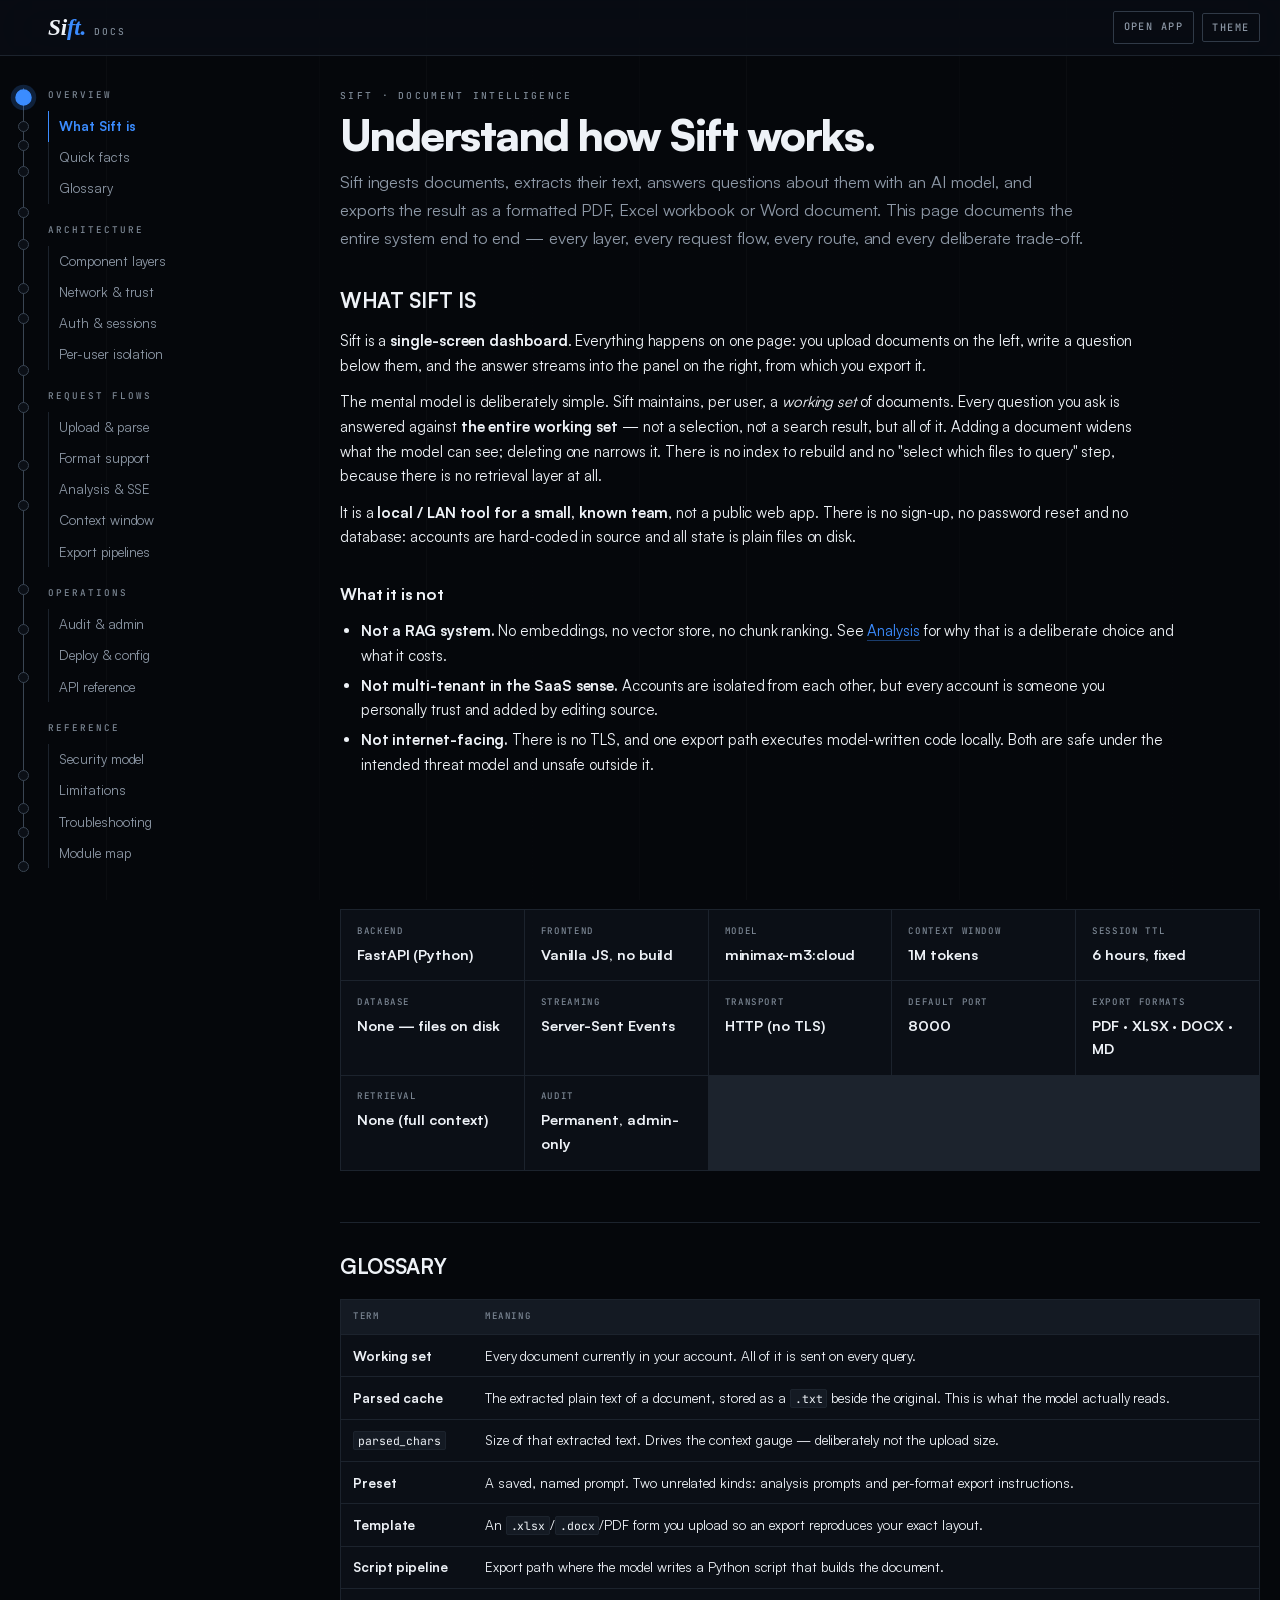
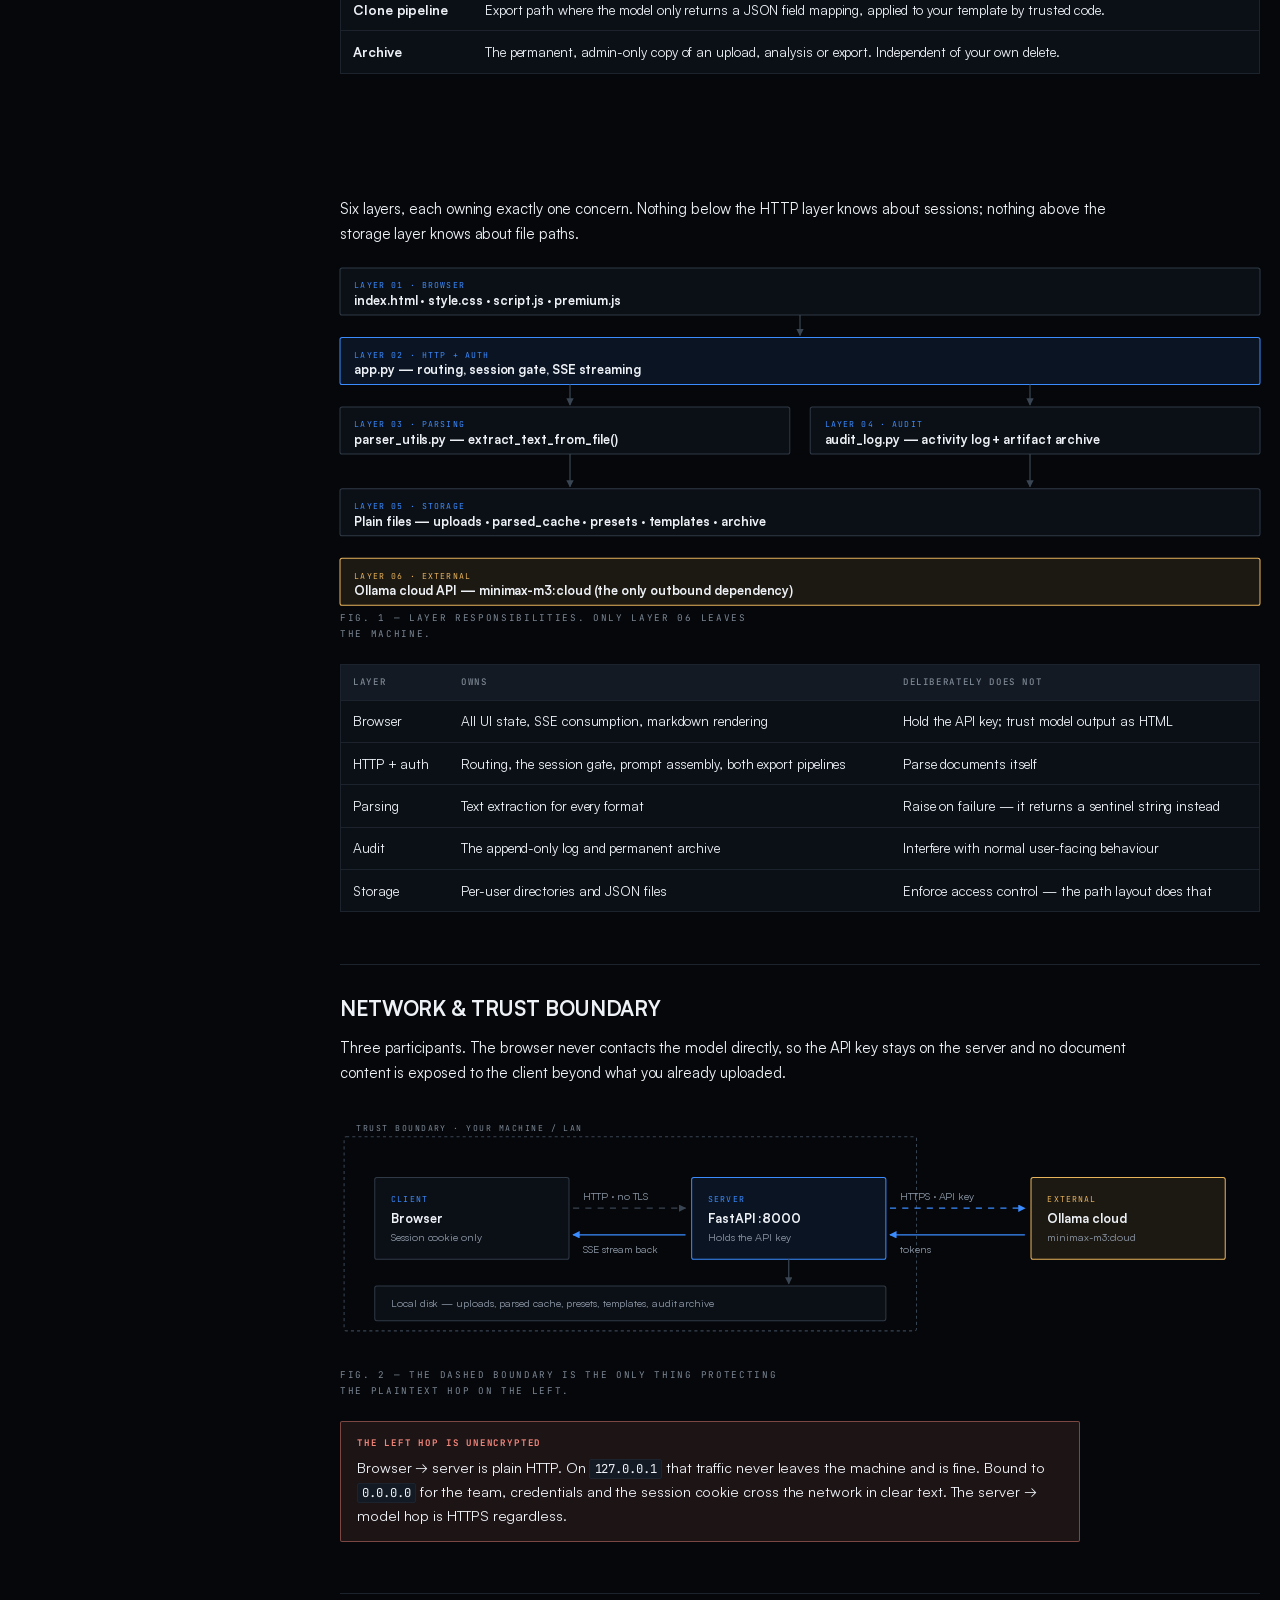
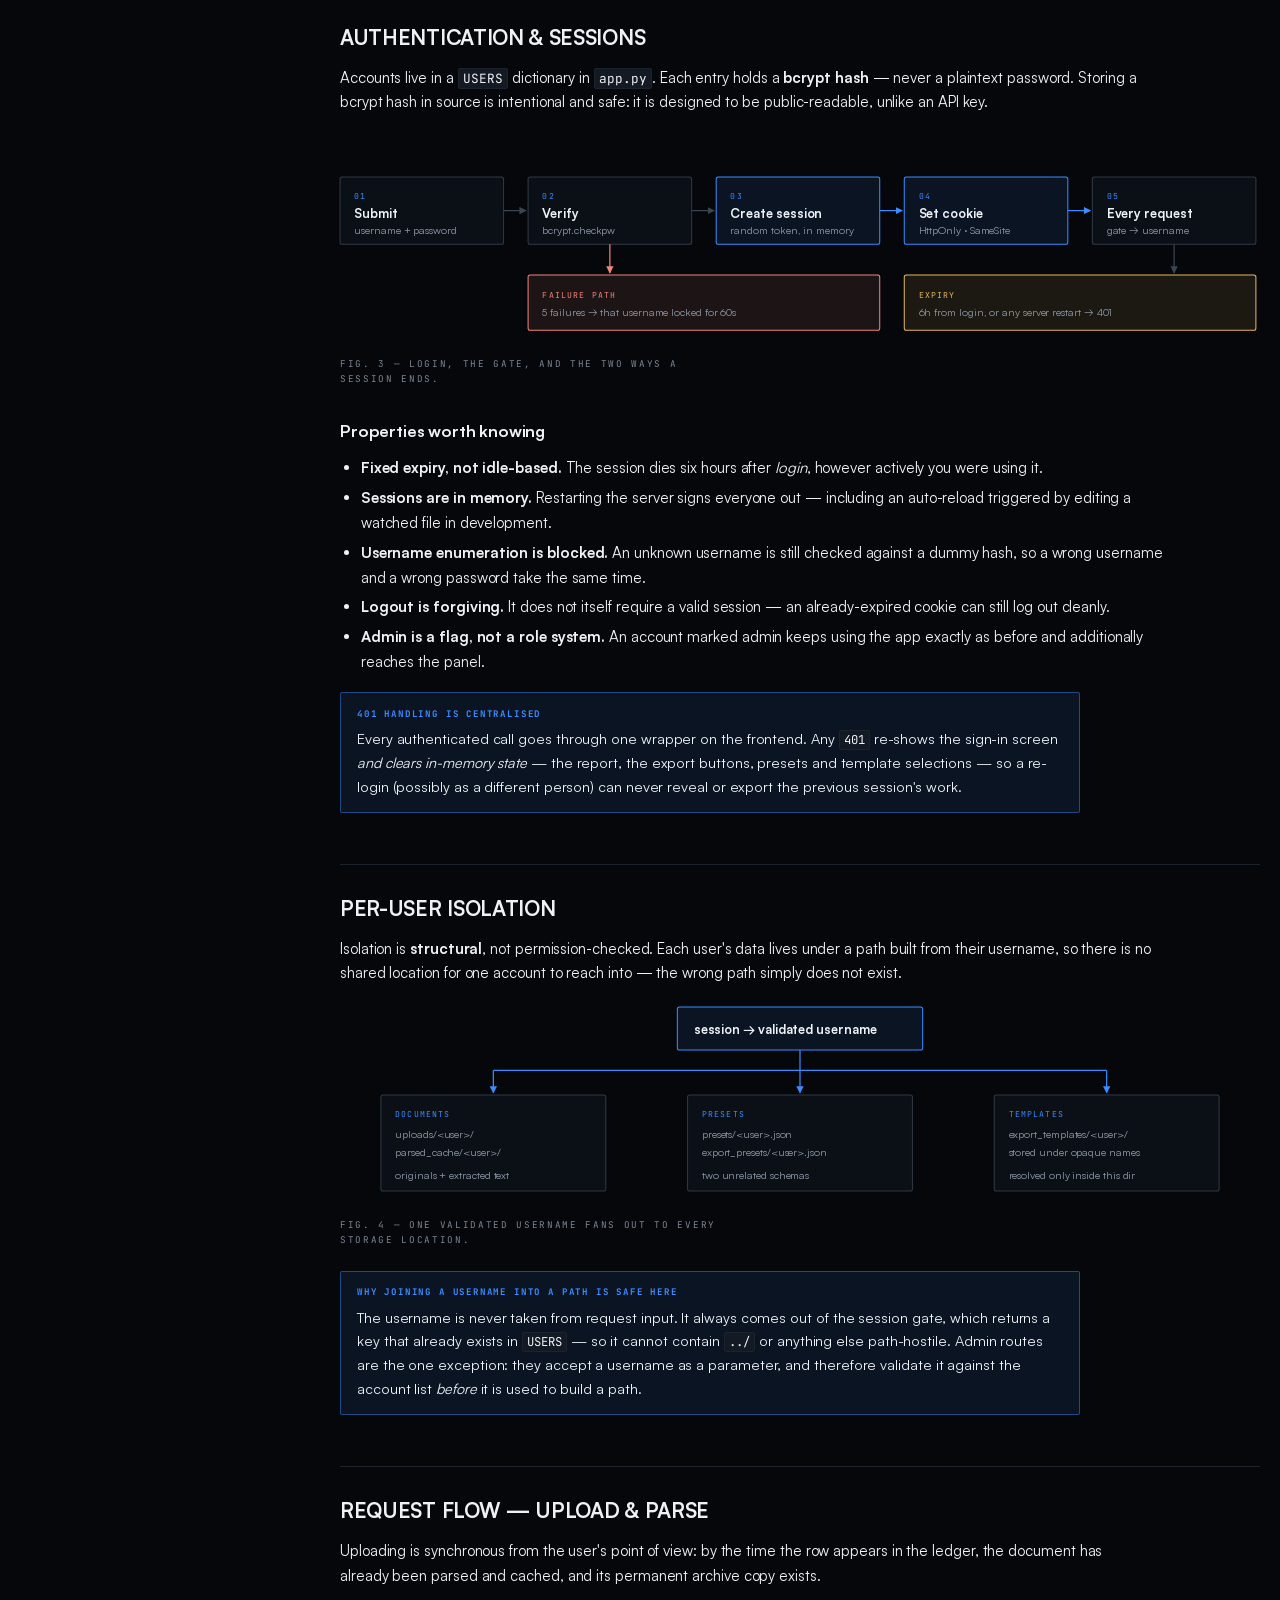
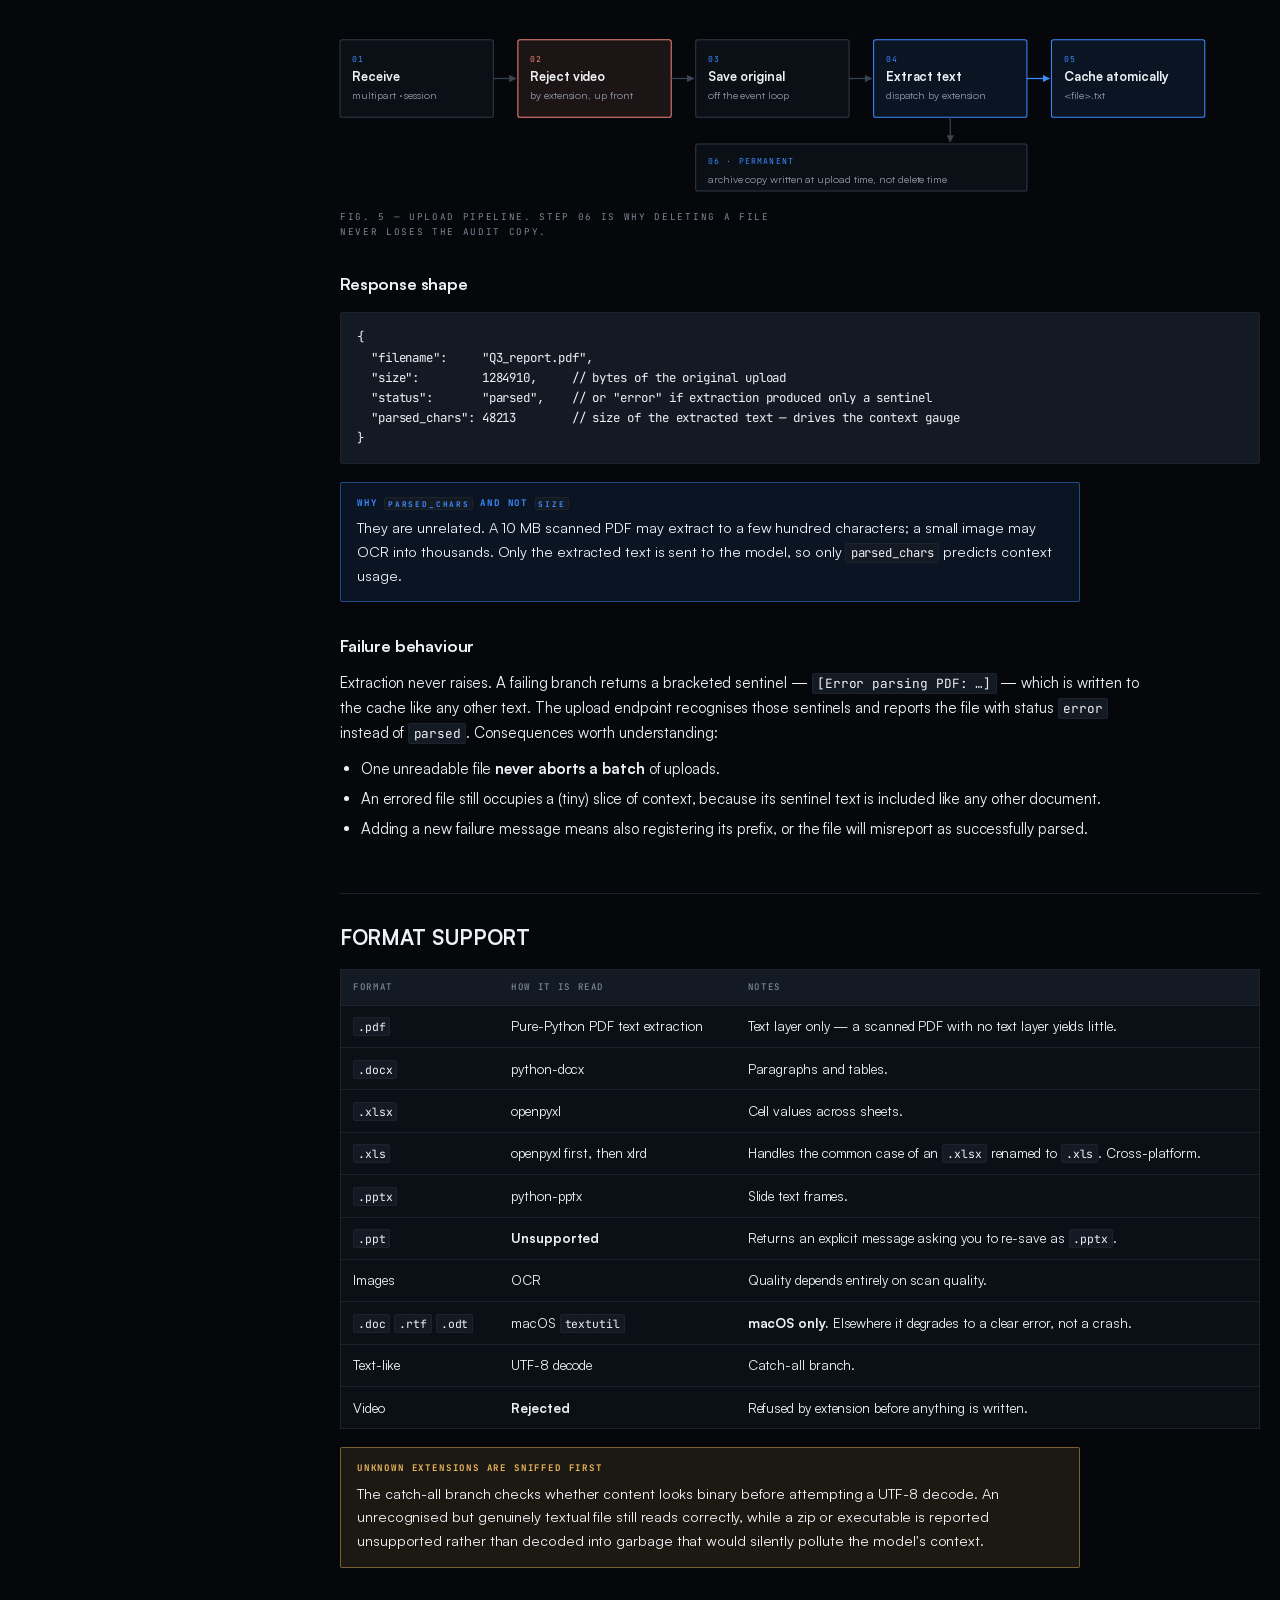
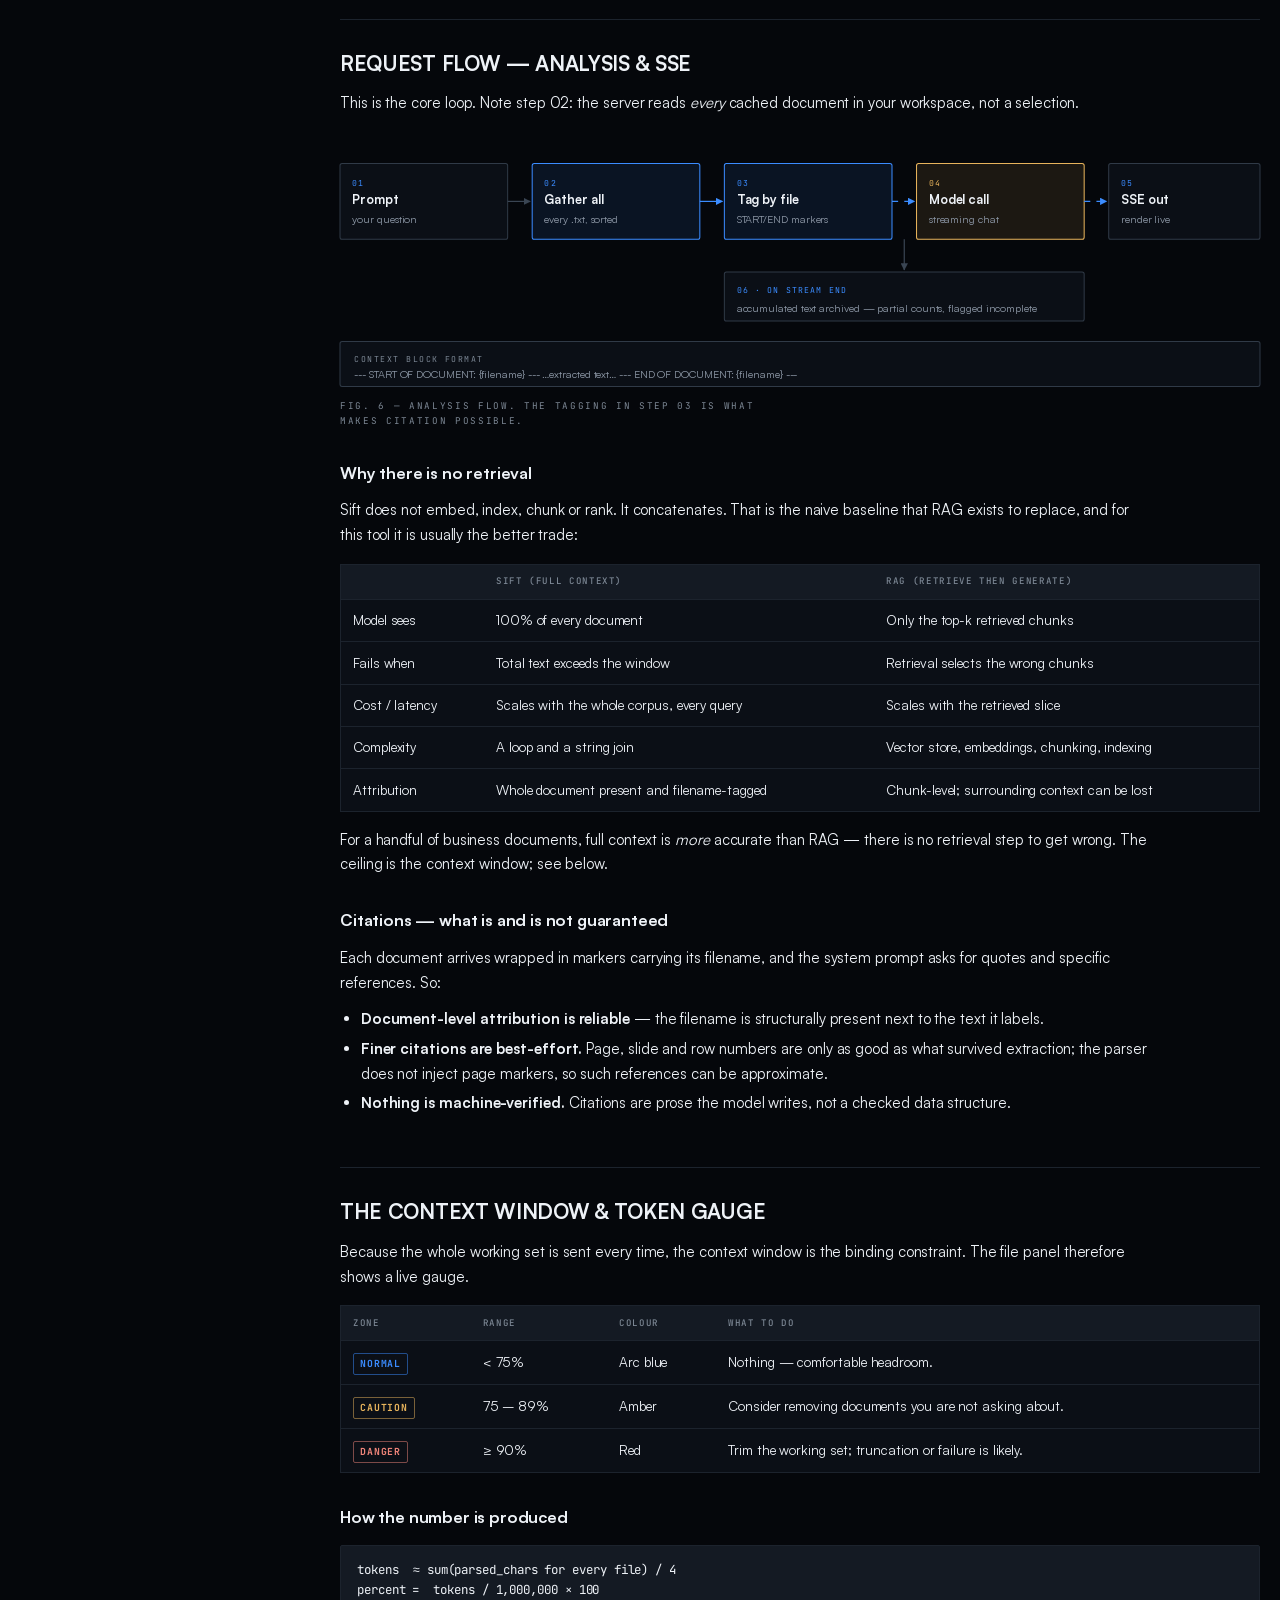
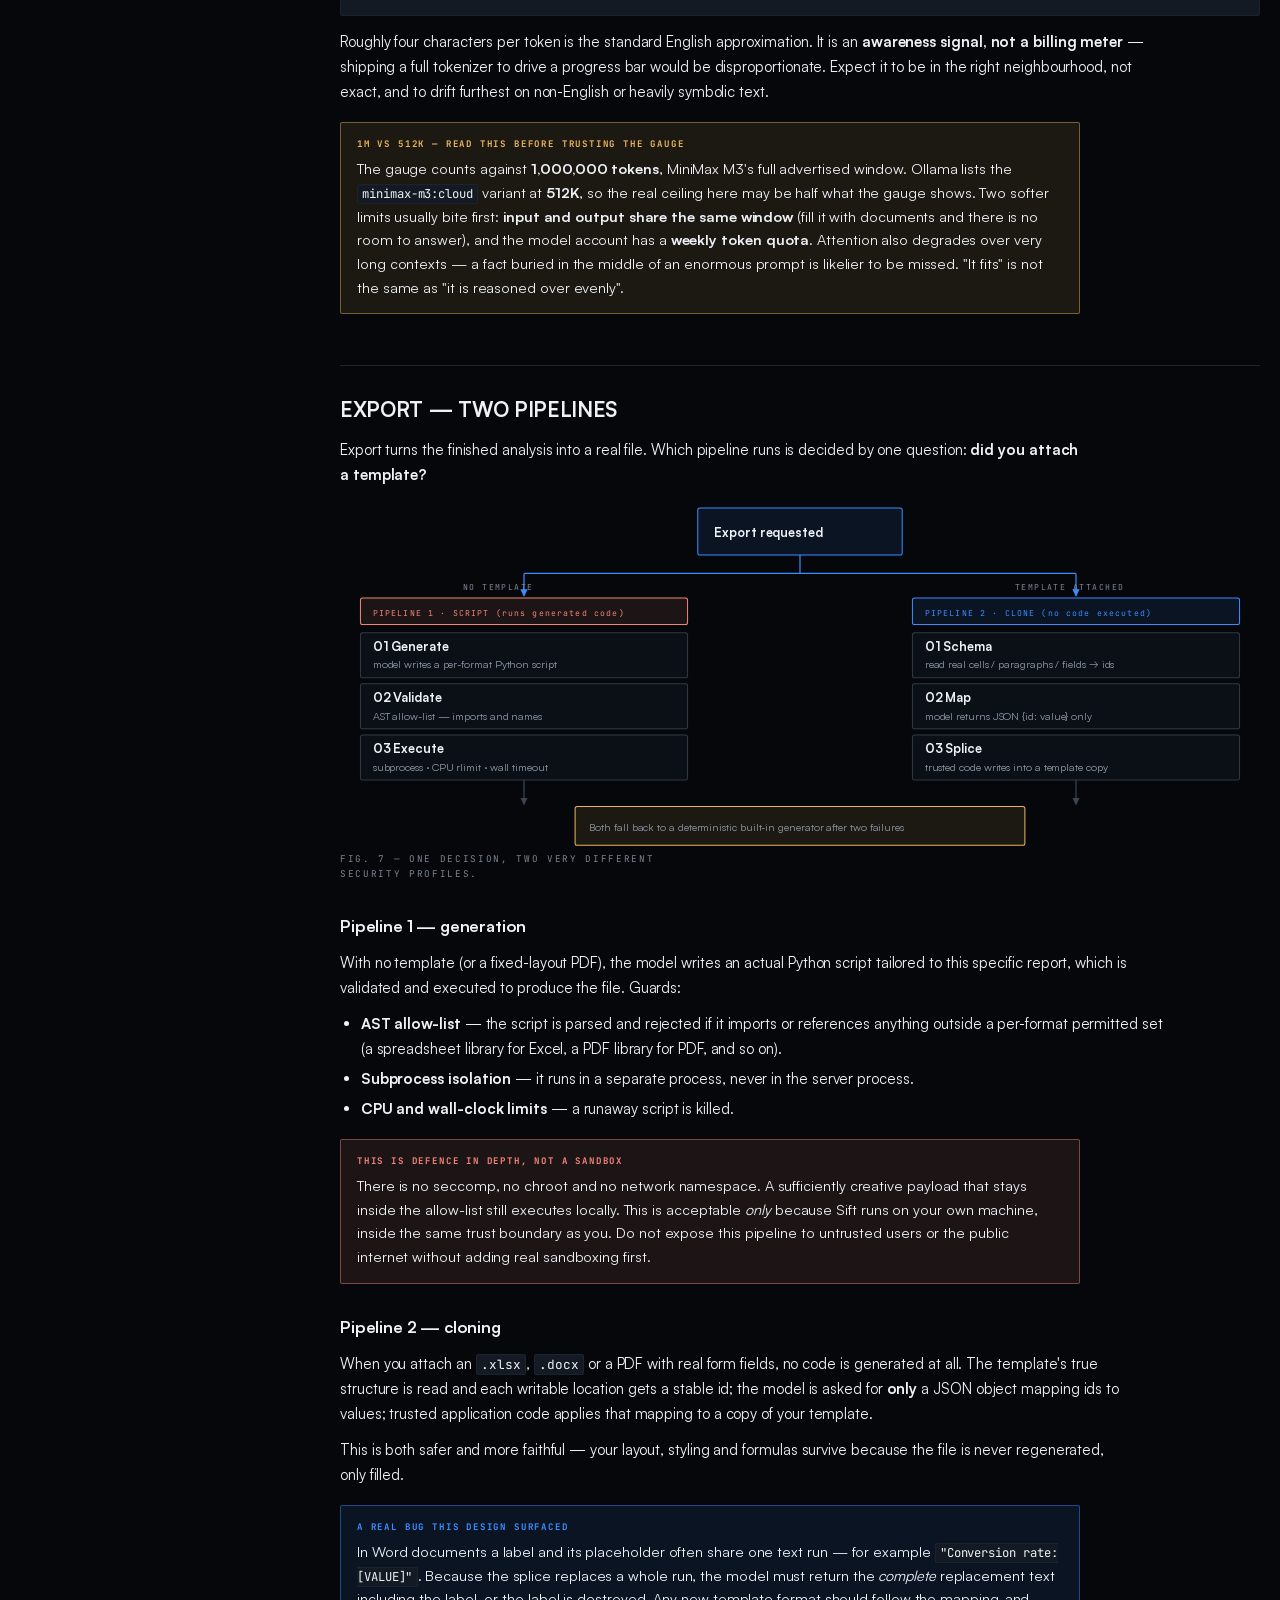
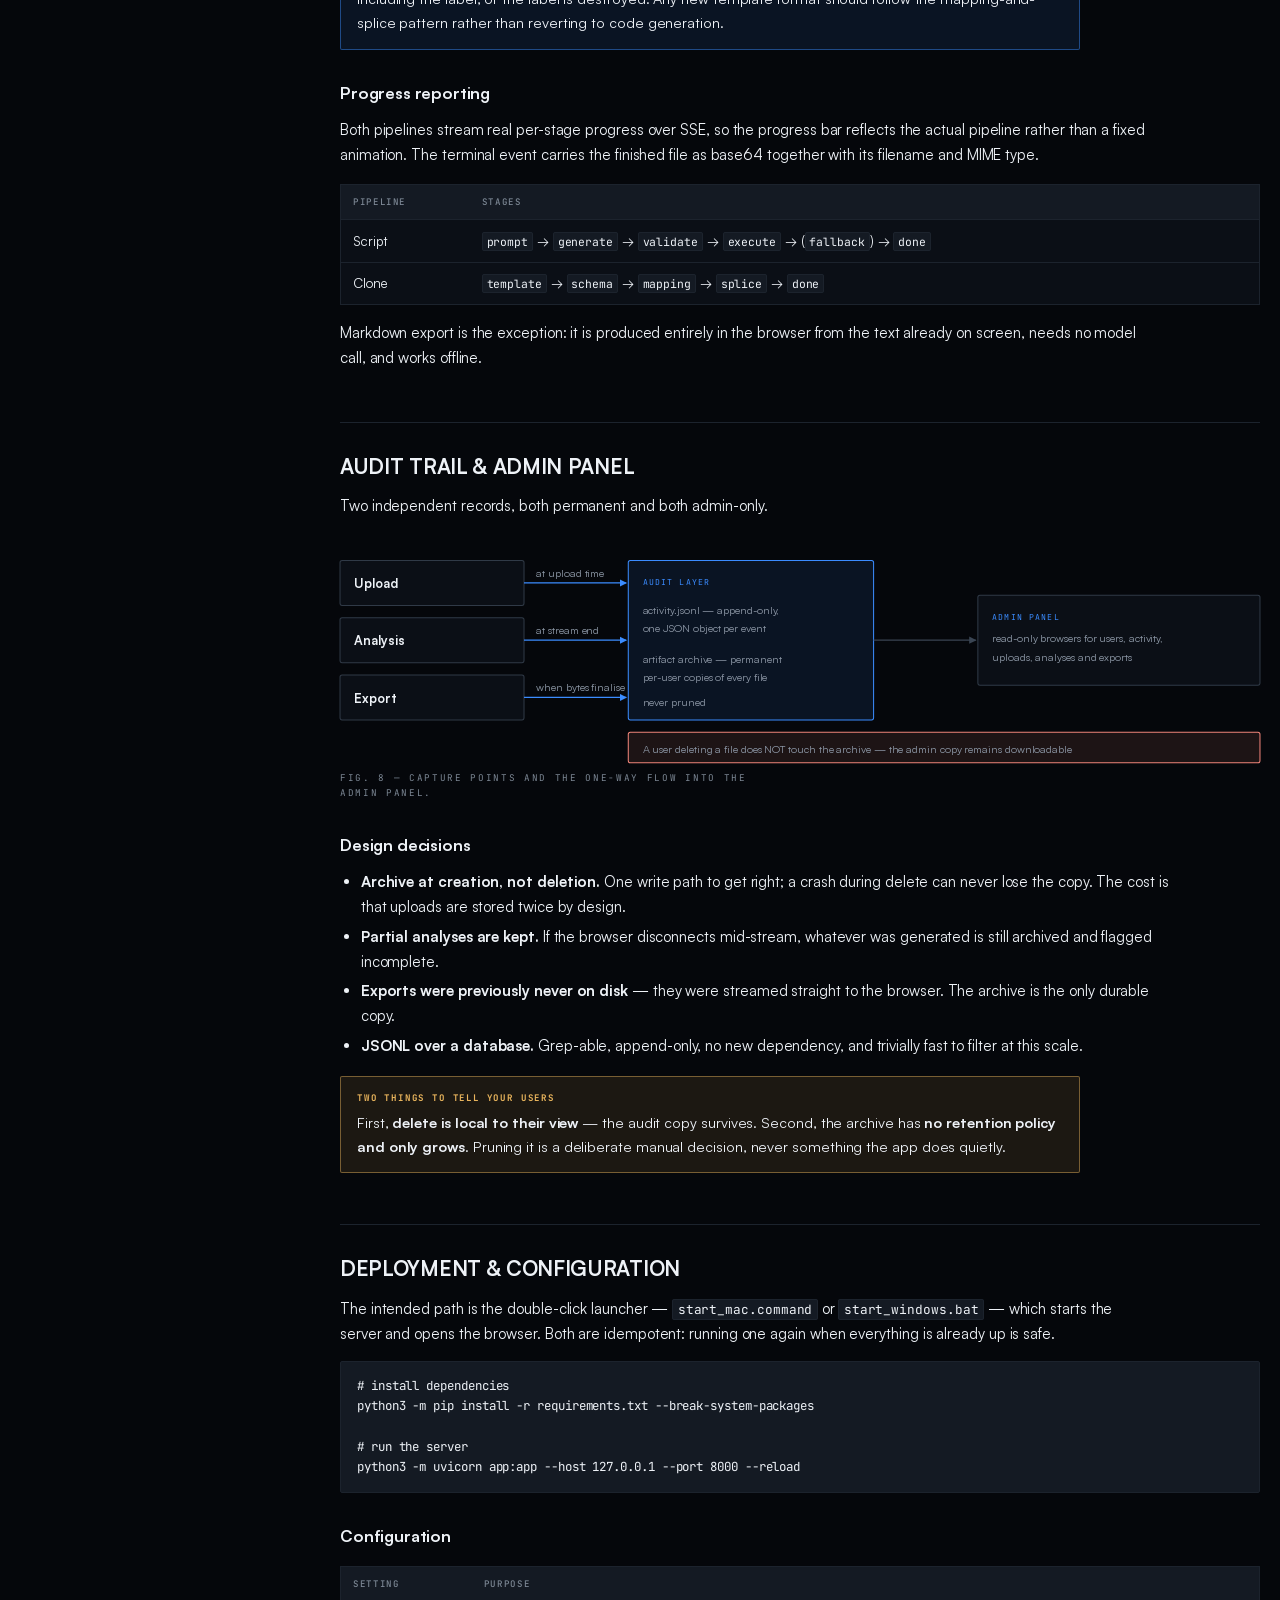
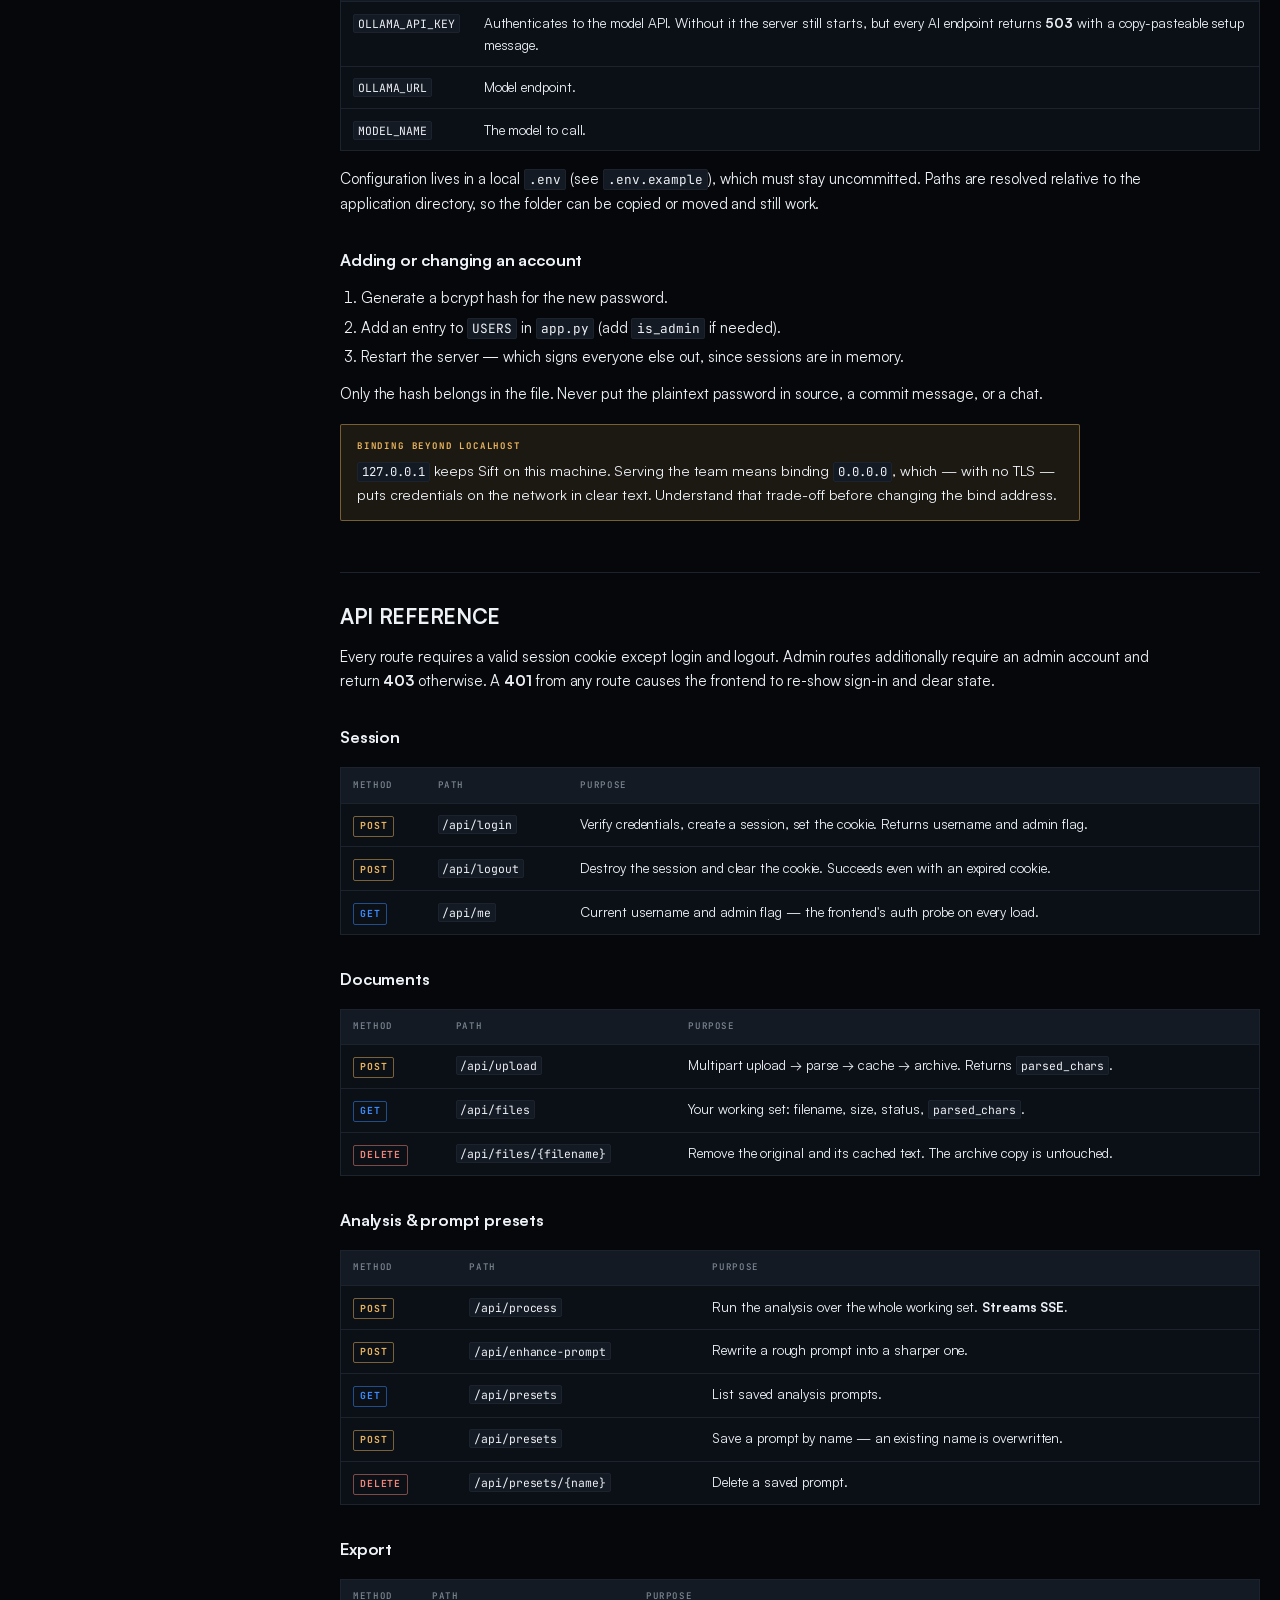
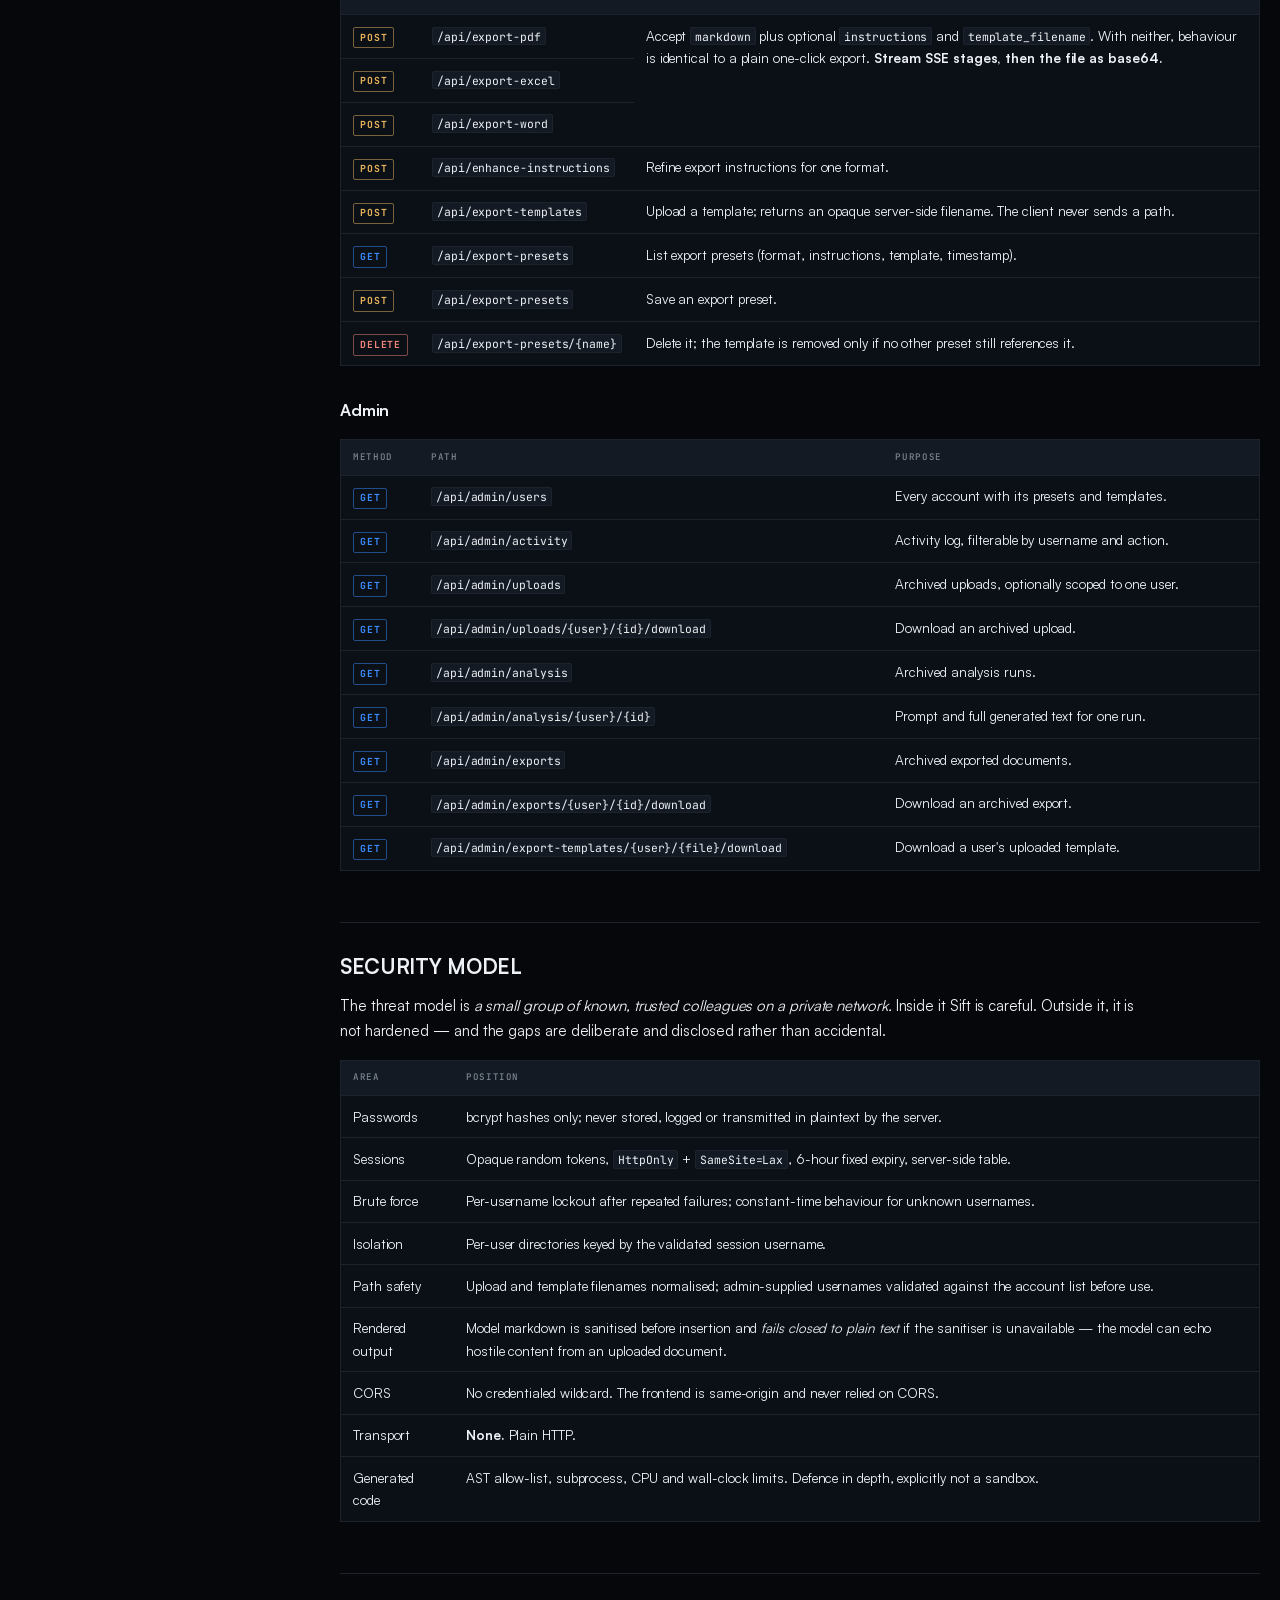
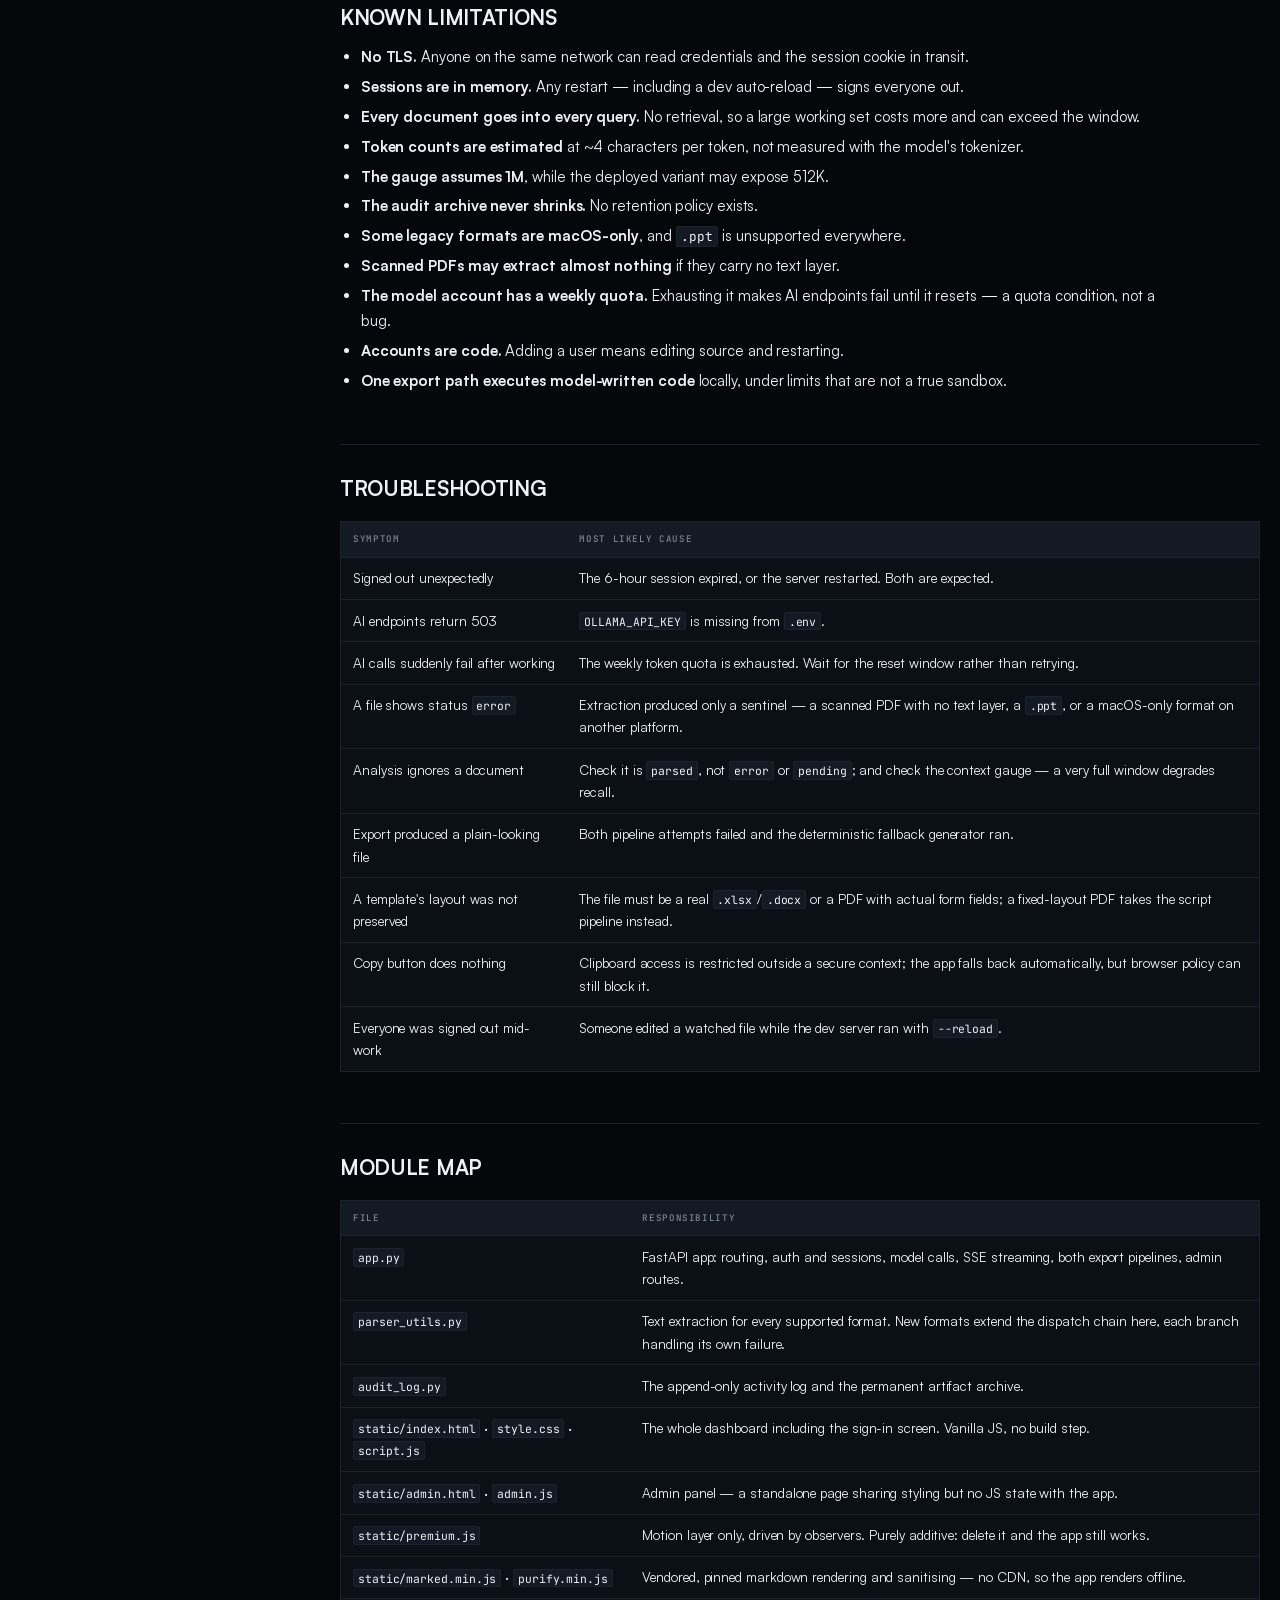
<file: static/docs.html>
<!DOCTYPE html>
<html lang="en">
<head>
    <meta charset="UTF-8">
    <meta name="viewport" content="width=device-width, initial-scale=1.0">
    <meta name="description" content="Complete technical documentation for Sift — architecture, request flows, parsing, export pipelines, API surface and security model.">
    <meta name="color-scheme" content="dark light">
    <meta name="theme-color" content="#03050A">
    <title>Sift — Documentation</title>
    <link rel="icon" type="image/svg+xml" href="favicon.svg">
    <link rel="icon" type="image/png" href="Icon.png">
    <script>
        /* Runs before first paint: theme, plus the motion pre-state so animated
           elements never flash in at full opacity before their reveal. */
        (function () {
            var d = document.documentElement;
            if (localStorage.getItem('theme') !== 'light') d.classList.add('dark');
            if (window.matchMedia('(prefers-reduced-motion: reduce)').matches) {
                d.classList.add('reduce');
            } else {
                d.classList.add('js-anim');
                /* Safety net: if the motion script never reports ready (parse error,
                   blocked script), drop the pre-hidden state so content can NEVER
                   stay invisible. Progressive enhancement, belt and braces. */
                setTimeout(function () {
                    if (!d.hasAttribute('data-motion-ready')) d.classList.remove('js-anim');
                }, 2500);
            }
        })();
    </script>
<style>
/* ══════════════════════════════════════════════════════════════════════
   SIFT // DOCS — self-contained, fully offline, on the app's Arc system.
   No CDN: vendored woff2 only. Diagrams are hand-authored inline SVG so
   they theme with CSS variables and can be animated (Mermaid could do
   neither, and cost a megabyte of script).
   ══════════════════════════════════════════════════════════════════════ */
@font-face{font-family:'Satoshi';src:url('fonts/Satoshi-400.woff2') format('woff2');font-weight:400;font-display:swap}
@font-face{font-family:'Satoshi';src:url('fonts/Satoshi-500.woff2') format('woff2');font-weight:500;font-display:swap}
@font-face{font-family:'Satoshi';src:url('fonts/Satoshi-700.woff2') format('woff2');font-weight:700;font-display:swap}
@font-face{font-family:'Satoshi';src:url('fonts/Satoshi-900.woff2') format('woff2');font-weight:900;font-display:swap}
@font-face{font-family:'JetBrains Mono';src:url('fonts/JetBrainsMono-400.woff2') format('woff2');font-weight:400;font-display:swap}
@font-face{font-family:'JetBrains Mono';src:url('fonts/JetBrainsMono-500.woff2') format('woff2');font-weight:500;font-display:swap}
@font-face{font-family:'JetBrains Mono';src:url('fonts/JetBrainsMono-700.woff2') format('woff2');font-weight:700;font-display:swap}

:root{
  color-scheme:light; accent-color:#0B57D0;
  --font-body:'Satoshi',-apple-system,BlinkMacSystemFont,'Segoe UI',Roboto,sans-serif;
  --font-mono:'JetBrains Mono',ui-monospace,'SF Mono',Menlo,monospace;
  --bg:#E9ECF0; --panel:#FFFFFF; --elev:#F2F5F8;
  --ink:#070A0F; --muted:#515A64; --faint:#5E6773;
  --line:#D3D8DE; --line-2:#BFC6CE;
  /* --rule: a hairline that stays visible on the CANVAS (--bg), not just on a
     white panel. --line/--line-2 are tuned for borders on panels; drawn on the
     light canvas they all but vanish, which is why the rail track, the dashed
     trust boundary and the diagram connectors disappeared in light mode. */
  --rule:#A8B2BF;
  --arc:#0B57D0; --arc-hot:#0842A8; --arc-tint:rgba(11,87,208,.07);
  --danger:#B23B30; --danger-tint:rgba(178,59,48,.07);
  --warn:#8C6510; --warn-tint:rgba(224,168,60,.12);
  --grid:rgba(7,10,15,.05);
  --ease:cubic-bezier(0.2,0,0,1);
}
html.dark{
  color-scheme:dark; accent-color:#3B8CFF;
  --bg:#05070B; --panel:#0B0F16; --elev:#141A23;
  --ink:#EEF2F7; --muted:#8C97A5; --faint:#7C8794;
  --line:#1C232D; --line-2:#303A47;
  --rule:#3A4553;
  --arc:#3B8CFF; --arc-hot:#6FB8FF; --arc-tint:rgba(59,140,255,.10);
  --danger:#F0857A; --danger-tint:rgba(240,133,122,.10);
  --warn:#E8B45C; --warn-tint:rgba(232,180,92,.10);
  --grid:rgba(238,242,247,.035);
}
*{box-sizing:border-box;margin:0;padding:0}
html{scroll-behavior:smooth;scroll-padding-top:80px}
html,body{background:var(--bg)}
body{font-family:var(--font-body);font-size:15px;line-height:1.65;color:var(--ink);
  letter-spacing:-.005em;-webkit-font-smoothing:antialiased;text-rendering:optimizeLegibility}
body::before{content:"";position:fixed;inset:0;z-index:0;pointer-events:none;
  background:repeating-linear-gradient(90deg,transparent 0,transparent calc(100%/12 - 1px),var(--grid) calc(100%/12))}
::selection{background:color-mix(in srgb,var(--arc) 30%,transparent);color:var(--ink)}
a{color:var(--arc);text-decoration:none;border-bottom:1px solid color-mix(in srgb,var(--arc) 40%,transparent)}
a:hover{color:var(--arc-hot);border-bottom-color:var(--arc-hot)}
a:focus-visible,button:focus-visible{outline:1px solid var(--arc);outline-offset:2px}

/* ── Chapter rail — ONE continuous line, one circle per chapter ──────
   Built in HTML/CSS rather than a stretched SVG: a non-uniformly scaled
   viewBox turns circles into ellipses, which is what made the old dot
   look wrong. Circles here are real circles at any viewport height. */
.rail{position:fixed;left:18px;top:88px;bottom:34px;width:12px;z-index:40}
.rail-track{position:absolute;left:5px;top:0;bottom:0;width:1px;background:var(--rule)}
.rail-fill{position:absolute;left:5px;top:0;width:1px;height:100%;background:var(--arc);
  transform-origin:top center;transform:scaleY(0);will-change:transform}
.rail-node{position:absolute;left:0;width:11px;height:11px;margin-top:-5.5px;
  border-radius:50%;background:var(--panel);border:1px solid var(--rule);
  box-sizing:border-box;display:block;
  transition:background-color 220ms var(--ease),border-color 220ms var(--ease),
             transform 220ms var(--ease),box-shadow 220ms var(--ease)}
.rail-node:hover{border-color:var(--arc);transform:scale(1.3)}
.rail-node.passed{background:var(--arc);border-color:var(--arc)}
.rail-node.current{background:var(--arc);border-color:var(--arc);transform:scale(1.5);
  box-shadow:0 0 0 3px color-mix(in srgb,var(--arc) 20%,transparent)}
.rail-label{position:absolute;left:20px;top:50%;
  transform:translateY(-50%) translateX(-5px);white-space:nowrap;
  font-family:var(--font-mono);font-size:.55rem;letter-spacing:.16em;text-transform:uppercase;
  color:var(--ink);background:var(--panel);border:1px solid var(--line-2);border-radius:2px;
  padding:.3rem .48rem;opacity:0;pointer-events:none;
  transition:opacity 170ms var(--ease),transform 170ms var(--ease)}
.rail-node:hover .rail-label,.rail-node:focus-visible .rail-label{opacity:1;transform:translateY(-50%) translateX(0)}
html.reduce .rail-fill,html.reduce .rail-node{transition:none}

/* ── Top bar ─────────────────────────────────────────────────────────── */
.top{position:sticky;top:0;z-index:30;height:56px;display:flex;align-items:center;
  justify-content:space-between;padding:0 1.25rem 0 3rem;background:var(--panel);
  border-bottom:1px solid var(--line)}
@supports ((backdrop-filter:blur(1px)) or (-webkit-backdrop-filter:blur(1px))){
  .top{background:color-mix(in srgb,var(--panel) 72%,transparent);
    -webkit-backdrop-filter:blur(26px) saturate(170%);backdrop-filter:blur(26px) saturate(170%)}
}
.brand{display:flex;align-items:baseline;gap:.5rem}
.wm{font-family:'Times New Roman',Times,Georgia,serif;font-style:italic;font-weight:700;
  font-size:1.45rem;line-height:1;letter-spacing:-.01em}
.wm .a{color:var(--ink)} .wm .b{color:var(--arc)}
.wm-sub{font-family:var(--font-mono);font-size:.6rem;font-weight:500;letter-spacing:.22em;
  text-transform:uppercase;color:var(--faint)}
.top-actions{display:flex;align-items:center;gap:.5rem}
.tbtn{font-family:var(--font-mono);font-size:.64rem;font-weight:500;letter-spacing:.14em;
  text-transform:uppercase;color:var(--muted);background:transparent;border:1px solid var(--line-2);
  border-radius:2px;padding:.42rem .6rem;cursor:pointer;text-decoration:none;
  transition:color 140ms var(--ease),border-color 140ms var(--ease)}
.tbtn:hover{color:var(--arc);border-color:var(--arc)}

/* ── Layout ──────────────────────────────────────────────────────────── */
.wrap{position:relative;z-index:1;display:grid;grid-template-columns:248px minmax(0,1fr);
  gap:2.75rem;max-width:1280px;margin:0 auto;padding:2rem 1.25rem 6rem 3rem}
.nav{position:sticky;top:76px;align-self:start;max-height:calc(100vh - 100px);overflow-y:auto}
.nav h4{font-family:var(--font-mono);font-size:.58rem;font-weight:500;letter-spacing:.22em;
  text-transform:uppercase;color:var(--faint);margin:1.2rem 0 .45rem}
.nav h4:first-child{margin-top:0}
.nav a{display:block;font-size:.84rem;color:var(--muted);padding:.28rem 0 .28rem .65rem;
  border-left:1px solid var(--line);border-bottom:0;
  transition:color 140ms var(--ease),border-color 140ms var(--ease)}
.nav a:hover{color:var(--arc);border-left-color:var(--arc)}
.nav a.active{color:var(--arc);border-left-color:var(--arc);font-weight:700}
main{min-width:0}

/* ── Typography ──────────────────────────────────────────────────────── */
h1{font-size:2.7rem;font-weight:900;letter-spacing:-.035em;line-height:1.04;text-wrap:balance;margin-bottom:.6rem}
h2{font-size:1.3rem;font-weight:700;letter-spacing:-.015em;text-transform:uppercase;
  margin:3.2rem 0 .4rem;padding-top:1.6rem;border-top:1px solid var(--line);text-wrap:balance}
h2:first-of-type{border-top:0;padding-top:0;margin-top:2rem}
h3{font-size:1.02rem;font-weight:700;letter-spacing:-.01em;margin:1.9rem 0 .4rem}
h4{font-size:.9rem;font-weight:700;margin:1.3rem 0 .3rem}
.kicker{font-family:var(--font-mono);font-size:.6rem;font-weight:500;letter-spacing:.24em;
  text-transform:uppercase;color:var(--faint);display:block;margin-bottom:.5rem}
p{margin:.72rem 0;max-width:74ch;text-wrap:pretty}
.lede{font-size:1.05rem;color:var(--muted);max-width:68ch}
ul,ol{margin:.72rem 0 .72rem 1.3rem;max-width:74ch}
li{margin:.32rem 0}
code{font-family:var(--font-mono);font-size:.85em;background:var(--elev);
  border:1px solid var(--line);border-radius:2px;padding:.08em .34em}
pre{font-family:var(--font-mono);font-size:.78rem;line-height:1.62;background:var(--elev);
  border:1px solid var(--line);border-radius:2px;padding:.9rem 1rem;overflow-x:auto;margin:.9rem 0}
pre code{background:none;border:0;padding:0;font-size:inherit;white-space:pre}
.cap{font-family:var(--font-mono);font-size:.58rem;letter-spacing:.18em;text-transform:uppercase;
  color:var(--faint);margin:.4rem 0 1.4rem}

/* ── Tables ──────────────────────────────────────────────────────────── */
/* Opaque surface: without a background the fixed drafting grid (body::before)
   shows straight through the transparent rows, striping every table with stray
   vertical lines — which read as a broken table, most visibly in light mode. */
.tw{overflow-x:auto;margin:1rem 0;border:1px solid var(--line);background:var(--panel)}
table{width:100%;border-collapse:collapse;font-size:.84rem}
th{font-family:var(--font-mono);font-size:.57rem;font-weight:500;letter-spacing:.18em;
  text-transform:uppercase;color:var(--faint);text-align:left;padding:.6rem .75rem;
  border-bottom:1px solid var(--line);background:var(--elev);white-space:nowrap}
td{padding:.6rem .75rem;border-bottom:1px solid var(--line);vertical-align:top}
tr:last-child td{border-bottom:0}
td code{white-space:nowrap}
.m{font-family:var(--font-mono);font-size:.61rem;font-weight:700;letter-spacing:.1em;
  text-transform:uppercase;border:1px solid var(--line-2);border-radius:2px;
  padding:.1rem .35rem;color:var(--muted);white-space:nowrap;display:inline-block}
.m.get{color:var(--arc);border-color:color-mix(in srgb,var(--arc) 50%,transparent)}
.m.post{color:var(--warn);border-color:color-mix(in srgb,var(--warn) 50%,transparent)}
.m.del{color:var(--danger);border-color:color-mix(in srgb,var(--danger) 50%,transparent)}

/* ── Callouts ────────────────────────────────────────────────────────── */
.note{border:1px solid var(--line);border-radius:2px;background:var(--elev);
  padding:.85rem 1rem;margin:1.1rem 0;font-size:.9rem;max-width:74ch}
.note .lbl{font-family:var(--font-mono);font-size:.57rem;font-weight:700;letter-spacing:.2em;
  text-transform:uppercase;display:block;margin-bottom:.32rem;color:var(--faint)}
.note.warn{border-color:color-mix(in srgb,var(--warn) 45%,transparent);background:var(--warn-tint)}
.note.warn .lbl{color:var(--warn)}
.note.danger{border-color:color-mix(in srgb,var(--danger) 45%,transparent);background:var(--danger-tint)}
.note.danger .lbl{color:var(--danger)}
.note.arc{border-color:color-mix(in srgb,var(--arc) 45%,transparent);background:var(--arc-tint)}
.note.arc .lbl{color:var(--arc)}

/* ── Facts grid ──────────────────────────────────────────────────────── */
.facts{display:grid;grid-template-columns:repeat(auto-fit,minmax(180px,1fr));gap:1px;
  background:var(--line);border:1px solid var(--line);margin:1.2rem 0}
.fact{background:var(--panel);padding:.85rem 1rem}
.fact dt{font-family:var(--font-mono);font-size:.57rem;font-weight:500;letter-spacing:.18em;
  text-transform:uppercase;color:var(--faint);margin-bottom:.25rem}
.fact dd{font-size:.9rem;font-weight:700}

/* ── SVG diagrams ────────────────────────────────────────────────────── */
.dgm{width:100%;height:auto;display:block;margin:1.3rem 0 .2rem;overflow:visible}
.dgm .box{fill:var(--panel);stroke:var(--line-2);stroke-width:1}
.dgm .box.acc{fill:var(--arc-tint);stroke:var(--arc)}
.dgm .box.dgr{fill:var(--danger-tint);stroke:var(--danger)}
.dgm .box.wrn{fill:var(--warn-tint);stroke:var(--warn)}
.dgm .zone{fill:none;stroke:var(--rule);stroke-width:1;stroke-dasharray:3 3}
.dgm .t{fill:var(--ink);font-family:var(--font-body);font-weight:700;font-size:12.5px}
.dgm .s{fill:var(--muted);font-family:var(--font-body);font-size:10.5px}
.dgm .i{fill:var(--arc);font-family:var(--font-mono);font-size:8px;letter-spacing:.14em}
.dgm .z{fill:var(--faint);font-family:var(--font-mono);font-size:8px;letter-spacing:.18em}
.dgm .conn{stroke:var(--rule);stroke-width:1.2;fill:none}
.dgm .conn.acc{stroke:var(--arc)}
.dgm .conn.dgr{stroke:var(--danger)}
/* Arrowhead markers live in a shared <defs> svg OUTSIDE any .dgm, so these must
   NOT be scoped to .dgm — a scoped selector never matches, the paths fall back to
   SVG's default BLACK fill, and the arrows vanish on the dark theme. Marker content
   inherits from its own place in the DOM, so the tokens still flip with the theme. */
.ah{fill:var(--rule)}
.ah.acc{fill:var(--arc)}
.ah.dgr{fill:var(--danger)}
/* Diagram entrance: shapes fade in → text follows → connectors draw themselves
   → the "live" connectors hand off to a marching-dash loop.
   NOTE: the previous rule put the dasharray straight on .pulse, but the draw-on
   sets an INLINE stroke-dasharray (the path length) which always wins — so the
   dashes never marched. The handoff class is applied after drawing completes. */
html.js-anim .dgm .box,html.js-anim .dgm .zone,html.js-anim .dgm text{opacity:0}
html.js-anim .dgm.in .box,html.js-anim .dgm.in .zone,html.js-anim .dgm.in text{opacity:1}
.dgm .marching{stroke-dasharray:6 6;animation:march 1.15s linear infinite}
@keyframes march{to{stroke-dashoffset:-12}}

/* ── Motion layer (progressive enhancement) ──────────────────────────
   Content is visible by default. Only when JS confirms motion is allowed
   does html get .js-anim, which arms the pre-reveal state. So no-JS and
   reduced-motion users always see finished content. */
html.js-anim .rv{opacity:0;transform:translateY(14px);will-change:opacity,transform;
  transition:opacity 520ms var(--ease),transform 520ms var(--ease)}
html.js-anim .rv.in{opacity:1;transform:none}
@media (prefers-reduced-motion:reduce){
  html{scroll-behavior:auto}
  *{transition-duration:.001ms!important;animation-duration:.001ms!important;animation-iteration-count:1!important}
}

footer{border-top:1px solid var(--line);margin-top:4rem;padding-top:1.25rem;
  font-family:var(--font-mono);font-size:.61rem;letter-spacing:.14em;text-transform:uppercase;color:var(--faint)}

@media (max-width:900px){
  .wrap{grid-template-columns:1fr;gap:1.5rem;padding-left:1.25rem}
  .top{padding-left:1.25rem}
  .nav{position:static;max-height:none;border-bottom:1px solid var(--line);padding-bottom:1rem}
  h1{font-size:2rem}
  .rail{display:none}
}
</style>
</head>
<body>

<!-- Chapter rail: one continuous line, one circle per chapter. The circles are
     generated from the document's own h2[id] set and are real links, so the rail
     doubles as navigation instead of being decoration. -->
<nav class="rail" id="rail" aria-label="Chapter progress">
  <span class="rail-track" aria-hidden="true"></span>
  <span class="rail-fill" id="railFill" aria-hidden="true"></span>
</nav>

<!-- Shared arrowhead marker for every diagram -->
<svg width="0" height="0" style="position:absolute" aria-hidden="true"><defs>
  <marker id="ah" viewBox="0 0 10 10" refX="9" refY="5" markerWidth="6" markerHeight="6" orient="auto-start-reverse">
    <path d="M0,0 L10,5 L0,10 z" class="ah"/></marker>
  <marker id="ahA" viewBox="0 0 10 10" refX="9" refY="5" markerWidth="6" markerHeight="6" orient="auto-start-reverse">
    <path d="M0,0 L10,5 L0,10 z" class="ah acc"/></marker>
  <marker id="ahD" viewBox="0 0 10 10" refX="9" refY="5" markerWidth="6" markerHeight="6" orient="auto-start-reverse">
    <path d="M0,0 L10,5 L0,10 z" class="ah dgr"/></marker>
</defs></svg>

<header class="top">
  <div class="brand">
    <span class="wm"><span class="a">Si</span><span class="b">ft.</span></span>
    <span class="wm-sub">Docs</span>
  </div>
  <div class="top-actions">
    <a class="tbtn" href="/static/index.html">Open app</a>
    <button class="tbtn" id="theme-btn" type="button">Theme</button>
  </div>
</header>

<div class="wrap">
  <nav class="nav" id="nav">
    <h4>Overview</h4>
    <a href="#what">What Sift is</a>
    <a href="#facts">Quick facts</a>
    <a href="#glossary">Glossary</a>
    <h4>Architecture</h4>
    <a href="#components">Component layers</a>
    <a href="#network">Network &amp; trust</a>
    <a href="#auth">Auth &amp; sessions</a>
    <a href="#isolation">Per-user isolation</a>
    <h4>Request flows</h4>
    <a href="#upload">Upload &amp; parse</a>
    <a href="#parsers">Format support</a>
    <a href="#analyze">Analysis &amp; SSE</a>
    <a href="#context">Context window</a>
    <a href="#export">Export pipelines</a>
    <h4>Operations</h4>
    <a href="#audit">Audit &amp; admin</a>
    <a href="#deploy">Deploy &amp; config</a>
    <a href="#api">API reference</a>
    <h4>Reference</h4>
    <a href="#security">Security model</a>
    <a href="#limits">Limitations</a>
    <a href="#trouble">Troubleshooting</a>
    <a href="#modules">Module map</a>
  </nav>

  <main>
    <span class="kicker">Sift · Document intelligence</span>
    <h1>Understand how Sift works.</h1>
    <p class="lede">Sift ingests documents, extracts their text, answers questions about them with
    an AI model, and exports the result as a formatted PDF, Excel workbook or Word document. This
    page documents the entire system end to end — every layer, every request flow, every route,
    and every deliberate trade-off.</p>

    <!-- ═══════════════════════ OVERVIEW ═══════════════════════ -->
    <h2 id="what" class="rv">What Sift is</h2>
    <p>Sift is a <strong>single-screen dashboard</strong>. Everything happens on one page: you
    upload documents on the left, write a question below them, and the answer streams into the
    panel on the right, from which you export it.</p>
    <p>The mental model is deliberately simple. Sift maintains, per user, a <em>working set</em> of
    documents. Every question you ask is answered against <strong>the entire working set</strong> —
    not a selection, not a search result, but all of it. Adding a document widens what the model
    can see; deleting one narrows it. There is no index to rebuild and no "select which files to
    query" step, because there is no retrieval layer at all.</p>
    <p>It is a <strong>local / LAN tool for a small, known team</strong>, not a public web app.
    There is no sign-up, no password reset and no database: accounts are hard-coded in source and
    all state is plain files on disk.</p>

    <h3>What it is not</h3>
    <ul>
      <li><strong>Not a RAG system.</strong> No embeddings, no vector store, no chunk ranking. See <a href="#analyze">Analysis</a> for why that is a deliberate choice and what it costs.</li>
      <li><strong>Not multi-tenant in the SaaS sense.</strong> Accounts are isolated from each other, but every account is someone you personally trust and added by editing source.</li>
      <li><strong>Not internet-facing.</strong> There is no TLS, and one export path executes model-written code locally. Both are safe under the intended threat model and unsafe outside it.</li>
    </ul>

    <h2 id="facts" class="rv">Quick facts</h2>
    <dl class="facts">
      <div class="fact"><dt>Backend</dt><dd>FastAPI (Python)</dd></div>
      <div class="fact"><dt>Frontend</dt><dd>Vanilla JS, no build</dd></div>
      <div class="fact"><dt>Model</dt><dd>minimax-m3:cloud</dd></div>
      <div class="fact"><dt>Context window</dt><dd>1M tokens</dd></div>
      <div class="fact"><dt>Session TTL</dt><dd>6 hours, fixed</dd></div>
      <div class="fact"><dt>Database</dt><dd>None — files on disk</dd></div>
      <div class="fact"><dt>Streaming</dt><dd>Server-Sent Events</dd></div>
      <div class="fact"><dt>Transport</dt><dd>HTTP (no TLS)</dd></div>
      <div class="fact"><dt>Default port</dt><dd>8000</dd></div>
      <div class="fact"><dt>Export formats</dt><dd>PDF · XLSX · DOCX · MD</dd></div>
      <div class="fact"><dt>Retrieval</dt><dd>None (full context)</dd></div>
      <div class="fact"><dt>Audit</dt><dd>Permanent, admin-only</dd></div>
    </dl>

    <h2 id="glossary" class="rv">Glossary</h2>
    <div class="tw"><table>
      <thead><tr><th>Term</th><th>Meaning</th></tr></thead>
      <tbody>
        <tr><td><strong>Working set</strong></td><td>Every document currently in your account. All of it is sent on every query.</td></tr>
        <tr><td><strong>Parsed cache</strong></td><td>The extracted plain text of a document, stored as a <code>.txt</code> beside the original. This is what the model actually reads.</td></tr>
        <tr><td><code>parsed_chars</code></td><td>Size of that extracted text. Drives the context gauge — deliberately not the upload size.</td></tr>
        <tr><td><strong>Preset</strong></td><td>A saved, named prompt. Two unrelated kinds: analysis prompts and per-format export instructions.</td></tr>
        <tr><td><strong>Template</strong></td><td>An <code>.xlsx</code>/<code>.docx</code>/PDF form you upload so an export reproduces your exact layout.</td></tr>
        <tr><td><strong>Script pipeline</strong></td><td>Export path where the model writes a Python script that builds the document.</td></tr>
        <tr><td><strong>Clone pipeline</strong></td><td>Export path where the model only returns a JSON field mapping, applied to your template by trusted code.</td></tr>
        <tr><td><strong>Archive</strong></td><td>The permanent, admin-only copy of an upload, analysis or export. Independent of your own delete.</td></tr>
      </tbody>
    </table></div>

    <!-- ═══════════════════════ ARCHITECTURE ═══════════════════════ -->
    <h2 id="components" class="rv">Component layers</h2>
    <p>Six layers, each owning exactly one concern. Nothing below the HTTP layer knows about
    sessions; nothing above the storage layer knows about file paths.</p>

    <svg class="dgm" viewBox="0 0 900 330" role="img" aria-label="Layered component architecture diagram">
      <rect class="box" x="0" y="0" width="900" height="46" rx="2"/>
      <text class="i" x="14" y="20">LAYER 01 · BROWSER</text>
      <text class="t" x="14" y="36">index.html · style.css · script.js · premium.js</text>
      <path class="conn draw" d="M450,46 L450,66" marker-end="url(#ah)"/>

      <rect class="box acc" x="0" y="68" width="900" height="46" rx="2"/>
      <text class="i" x="14" y="88">LAYER 02 · HTTP + AUTH</text>
      <text class="t" x="14" y="104">app.py — routing, session gate, SSE streaming</text>
      <path class="conn draw" d="M225,114 L225,134" marker-end="url(#ah)"/>
      <path class="conn draw" d="M675,114 L675,134" marker-end="url(#ah)"/>

      <rect class="box" x="0" y="136" width="440" height="46" rx="2"/>
      <text class="i" x="14" y="156">LAYER 03 · PARSING</text>
      <text class="t" x="14" y="172">parser_utils.py — extract_text_from_file()</text>

      <rect class="box" x="460" y="136" width="440" height="46" rx="2"/>
      <text class="i" x="474" y="156">LAYER 04 · AUDIT</text>
      <text class="t" x="474" y="172">audit_log.py — activity log + artifact archive</text>

      <path class="conn draw" d="M225,182 L225,214" marker-end="url(#ah)"/>
      <path class="conn draw" d="M675,182 L675,214" marker-end="url(#ah)"/>

      <rect class="box" x="0" y="216" width="900" height="46" rx="2"/>
      <text class="i" x="14" y="236">LAYER 05 · STORAGE</text>
      <text class="t" x="14" y="252">Plain files — uploads · parsed_cache · presets · templates · archive</text>

      <rect class="box wrn" x="0" y="284" width="900" height="46" rx="2"/>
      <text class="i" x="14" y="304" style="fill:var(--warn)">LAYER 06 · EXTERNAL</text>
      <text class="t" x="14" y="320">Ollama cloud API — minimax-m3:cloud (the only outbound dependency)</text>
    </svg>
    <p class="cap">Fig. 1 — Layer responsibilities. Only layer 06 leaves the machine.</p>

    <div class="tw"><table>
      <thead><tr><th>Layer</th><th>Owns</th><th>Deliberately does not</th></tr></thead>
      <tbody>
        <tr><td>Browser</td><td>All UI state, SSE consumption, markdown rendering</td><td>Hold the API key; trust model output as HTML</td></tr>
        <tr><td>HTTP + auth</td><td>Routing, the session gate, prompt assembly, both export pipelines</td><td>Parse documents itself</td></tr>
        <tr><td>Parsing</td><td>Text extraction for every format</td><td>Raise on failure — it returns a sentinel string instead</td></tr>
        <tr><td>Audit</td><td>The append-only log and permanent archive</td><td>Interfere with normal user-facing behaviour</td></tr>
        <tr><td>Storage</td><td>Per-user directories and JSON files</td><td>Enforce access control — the path layout does that</td></tr>
      </tbody>
    </table></div>

    <h2 id="network" class="rv">Network &amp; trust boundary</h2>
    <p>Three participants. The browser never contacts the model directly, so the API key stays on
    the server and no document content is exposed to the client beyond what you already uploaded.</p>

    <svg class="dgm" viewBox="0 0 900 250" role="img" aria-label="Network flow between browser, server and the model API">
      <rect class="zone" x="4" y="30" width="560" height="190" rx="2"/>
      <text class="z" x="16" y="24">TRUST BOUNDARY · YOUR MACHINE / LAN</text>

      <rect class="box" x="34" y="70" width="190" height="80" rx="2"/>
      <text class="i" x="50" y="94">CLIENT</text>
      <text class="t" x="50" y="114">Browser</text>
      <text class="s" x="50" y="132">Session cookie only</text>

      <rect class="box acc" x="344" y="70" width="190" height="80" rx="2"/>
      <text class="i" x="360" y="94">SERVER</text>
      <text class="t" x="360" y="114">FastAPI :8000</text>
      <text class="s" x="360" y="132">Holds the API key</text>

      <rect class="box wrn" x="676" y="70" width="190" height="80" rx="2"/>
      <text class="i" x="692" y="94" style="fill:var(--warn)">EXTERNAL</text>
      <text class="t" x="692" y="114">Ollama cloud</text>
      <text class="s" x="692" y="132">minimax-m3:cloud</text>

      <path class="conn draw pulse" d="M228,100 L338,100" marker-end="url(#ah)"/>
      <text class="s" x="238" y="92">HTTP · no TLS</text>
      <path class="conn draw acc" d="M338,126 L228,126" marker-end="url(#ahA)"/>
      <text class="s" x="238" y="144">SSE stream back</text>

      <path class="conn draw pulse acc" d="M538,100 L670,100" marker-end="url(#ahA)"/>
      <text class="s" x="548" y="92">HTTPS · API key</text>
      <path class="conn draw acc" d="M670,126 L538,126" marker-end="url(#ahA)"/>
      <text class="s" x="548" y="144">tokens</text>

      <rect class="box" x="34" y="176" width="500" height="34" rx="2"/>
      <text class="s" x="50" y="197">Local disk — uploads, parsed cache, presets, templates, audit archive</text>
      <path class="conn draw" d="M439,150 L439,174" marker-end="url(#ah)"/>
    </svg>
    <p class="cap">Fig. 2 — The dashed boundary is the only thing protecting the plaintext hop on the left.</p>

    <div class="note danger"><span class="lbl">The left hop is unencrypted</span>
      Browser → server is plain HTTP. On <code>127.0.0.1</code> that traffic never leaves the
      machine and is fine. Bound to <code>0.0.0.0</code> for the team, credentials and the session
      cookie cross the network in clear text. The server → model hop is HTTPS regardless.</div>

    <h2 id="auth" class="rv">Authentication &amp; sessions</h2>
    <p>Accounts live in a <code>USERS</code> dictionary in <code>app.py</code>. Each entry holds a
    <strong>bcrypt hash</strong> — never a plaintext password. Storing a bcrypt hash in source is
    intentional and safe: it is designed to be public-readable, unlike an API key.</p>

    <svg class="dgm" viewBox="0 0 900 210" role="img" aria-label="Login and session lifecycle">
      <rect class="box" x="0" y="40" width="160" height="66" rx="2"/>
      <text class="i" x="14" y="62">01</text><text class="t" x="14" y="80">Submit</text>
      <text class="s" x="14" y="96">username + password</text>
      <path class="conn draw" d="M160,73 L182,73" marker-end="url(#ah)"/>

      <rect class="box" x="184" y="40" width="160" height="66" rx="2"/>
      <text class="i" x="198" y="62">02</text><text class="t" x="198" y="80">Verify</text>
      <text class="s" x="198" y="96">bcrypt.checkpw</text>
      <path class="conn draw" d="M344,73 L366,73" marker-end="url(#ah)"/>

      <rect class="box acc" x="368" y="40" width="160" height="66" rx="2"/>
      <text class="i" x="382" y="62">03</text><text class="t" x="382" y="80">Create session</text>
      <text class="s" x="382" y="96">random token, in memory</text>
      <path class="conn draw acc" d="M528,73 L550,73" marker-end="url(#ahA)"/>

      <rect class="box acc" x="552" y="40" width="160" height="66" rx="2"/>
      <text class="i" x="566" y="62">04</text><text class="t" x="566" y="80">Set cookie</text>
      <text class="s" x="566" y="96">HttpOnly · SameSite</text>
      <path class="conn draw acc" d="M712,73 L734,73" marker-end="url(#ahA)"/>

      <rect class="box" x="736" y="40" width="160" height="66" rx="2"/>
      <text class="i" x="750" y="62">05</text><text class="t" x="750" y="80">Every request</text>
      <text class="s" x="750" y="96">gate → username</text>

      <rect class="box dgr" x="184" y="136" width="344" height="54" rx="2"/>
      <text class="i" x="198" y="158" style="fill:var(--danger)">FAILURE PATH</text>
      <text class="s" x="198" y="176">5 failures → that username locked for 60s</text>
      <path class="conn draw dgr" d="M264,106 L264,134" marker-end="url(#ahD)"/>

      <rect class="box wrn" x="552" y="136" width="344" height="54" rx="2"/>
      <text class="i" x="566" y="158" style="fill:var(--warn)">EXPIRY</text>
      <text class="s" x="566" y="176">6h from login, or any server restart → 401</text>
      <path class="conn draw" d="M816,106 L816,134" marker-end="url(#ah)"/>
    </svg>
    <p class="cap">Fig. 3 — Login, the gate, and the two ways a session ends.</p>

    <h3>Properties worth knowing</h3>
    <ul>
      <li><strong>Fixed expiry, not idle-based.</strong> The session dies six hours after <em>login</em>, however actively you were using it.</li>
      <li><strong>Sessions are in memory.</strong> Restarting the server signs everyone out — including an auto-reload triggered by editing a watched file in development.</li>
      <li><strong>Username enumeration is blocked.</strong> An unknown username is still checked against a dummy hash, so a wrong username and a wrong password take the same time.</li>
      <li><strong>Logout is forgiving.</strong> It does not itself require a valid session — an already-expired cookie can still log out cleanly.</li>
      <li><strong>Admin is a flag, not a role system.</strong> An account marked admin keeps using the app exactly as before and additionally reaches the panel.</li>
    </ul>
    <div class="note arc"><span class="lbl">401 handling is centralised</span>
      Every authenticated call goes through one wrapper on the frontend. Any <code>401</code>
      re-shows the sign-in screen <em>and clears in-memory state</em> — the report, the export
      buttons, presets and template selections — so a re-login (possibly as a different person)
      can never reveal or export the previous session's work.</div>

    <h2 id="isolation" class="rv">Per-user isolation</h2>
    <p>Isolation is <strong>structural</strong>, not permission-checked. Each user's data lives
    under a path built from their username, so there is no shared location for one account to
    reach into — the wrong path simply does not exist.</p>

    <svg class="dgm" viewBox="0 0 900 200" role="img" aria-label="Per-user directory isolation">
      <rect class="box acc" x="330" y="0" width="240" height="42" rx="2"/>
      <text class="t" x="346" y="26">session → validated username</text>
      <path class="conn draw acc" d="M450,42 L450,62"/>
      <path class="conn draw acc" d="M150,62 L750,62"/>
      <path class="conn draw acc" d="M150,62 L150,84" marker-end="url(#ahA)"/>
      <path class="conn draw acc" d="M450,62 L450,84" marker-end="url(#ahA)"/>
      <path class="conn draw acc" d="M750,62 L750,84" marker-end="url(#ahA)"/>

      <rect class="box" x="40" y="86" width="220" height="94" rx="2"/>
      <text class="i" x="54" y="108">DOCUMENTS</text>
      <text class="s" x="54" y="128">uploads/&lt;user&gt;/</text>
      <text class="s" x="54" y="146">parsed_cache/&lt;user&gt;/</text>
      <text class="s" x="54" y="168">originals + extracted text</text>

      <rect class="box" x="340" y="86" width="220" height="94" rx="2"/>
      <text class="i" x="354" y="108">PRESETS</text>
      <text class="s" x="354" y="128">presets/&lt;user&gt;.json</text>
      <text class="s" x="354" y="146">export_presets/&lt;user&gt;.json</text>
      <text class="s" x="354" y="168">two unrelated schemas</text>

      <rect class="box" x="640" y="86" width="220" height="94" rx="2"/>
      <text class="i" x="654" y="108">TEMPLATES</text>
      <text class="s" x="654" y="128">export_templates/&lt;user&gt;/</text>
      <text class="s" x="654" y="146">stored under opaque names</text>
      <text class="s" x="654" y="168">resolved only inside this dir</text>
    </svg>
    <p class="cap">Fig. 4 — One validated username fans out to every storage location.</p>

    <div class="note arc"><span class="lbl">Why joining a username into a path is safe here</span>
      The username is never taken from request input. It always comes out of the session gate,
      which returns a key that already exists in <code>USERS</code> — so it cannot contain
      <code>../</code> or anything else path-hostile. Admin routes are the one exception: they
      accept a username as a parameter, and therefore validate it against the account list
      <em>before</em> it is used to build a path.</div>

    <!-- ═══════════════════════ REQUEST FLOWS ═══════════════════════ -->
    <h2 id="upload" class="rv">Request flow — upload &amp; parse</h2>
    <p>Uploading is synchronous from the user's point of view: by the time the row appears in the
    ledger, the document has already been parsed and cached, and its permanent archive copy exists.</p>

    <svg class="dgm" viewBox="0 0 900 190" role="img" aria-label="Upload and parse pipeline">
      <rect class="box" x="0" y="30" width="150" height="76" rx="2"/>
      <text class="i" x="12" y="52">01</text><text class="t" x="12" y="70">Receive</text>
      <text class="s" x="12" y="88">multipart · session</text>
      <path class="conn draw" d="M150,68 L172,68" marker-end="url(#ah)"/>

      <rect class="box dgr" x="174" y="30" width="150" height="76" rx="2"/>
      <text class="i" x="186" y="52" style="fill:var(--danger)">02</text><text class="t" x="186" y="70">Reject video</text>
      <text class="s" x="186" y="88">by extension, up front</text>
      <path class="conn draw" d="M324,68 L346,68" marker-end="url(#ah)"/>

      <rect class="box" x="348" y="30" width="150" height="76" rx="2"/>
      <text class="i" x="360" y="52">03</text><text class="t" x="360" y="70">Save original</text>
      <text class="s" x="360" y="88">off the event loop</text>
      <path class="conn draw" d="M498,68 L520,68" marker-end="url(#ah)"/>

      <rect class="box acc" x="522" y="30" width="150" height="76" rx="2"/>
      <text class="i" x="534" y="52">04</text><text class="t" x="534" y="70">Extract text</text>
      <text class="s" x="534" y="88">dispatch by extension</text>
      <path class="conn draw acc" d="M672,68 L694,68" marker-end="url(#ahA)"/>

      <rect class="box acc" x="696" y="30" width="150" height="76" rx="2"/>
      <text class="i" x="708" y="52">05</text><text class="t" x="708" y="70">Cache atomically</text>
      <text class="s" x="708" y="88">&lt;file&gt;.txt</text>

      <rect class="box" x="348" y="132" width="324" height="46" rx="2"/>
      <text class="i" x="360" y="152">06 · PERMANENT</text>
      <text class="s" x="360" y="170">archive copy written at upload time, not delete time</text>
      <path class="conn draw" d="M597,106 L597,130" marker-end="url(#ah)"/>
    </svg>
    <p class="cap">Fig. 5 — Upload pipeline. Step 06 is why deleting a file never loses the audit copy.</p>

    <h3>Response shape</h3>
    <pre><code>{
  "filename":     "Q3_report.pdf",
  "size":         1284910,     // bytes of the original upload
  "status":       "parsed",    // or "error" if extraction produced only a sentinel
  "parsed_chars": 48213        // size of the extracted text — drives the context gauge
}</code></pre>
    <div class="note arc"><span class="lbl">Why <code>parsed_chars</code> and not <code>size</code></span>
      They are unrelated. A 10&nbsp;MB scanned PDF may extract to a few hundred characters; a small
      image may OCR into thousands. Only the extracted text is sent to the model, so only
      <code>parsed_chars</code> predicts context usage.</div>

    <h3>Failure behaviour</h3>
    <p>Extraction never raises. A failing branch returns a bracketed sentinel —
    <code>[Error parsing PDF: …]</code> — which is written to the cache like any other text. The
    upload endpoint recognises those sentinels and reports the file with status
    <code>error</code> instead of <code>parsed</code>. Consequences worth understanding:</p>
    <ul>
      <li>One unreadable file <strong>never aborts a batch</strong> of uploads.</li>
      <li>An errored file still occupies a (tiny) slice of context, because its sentinel text is included like any other document.</li>
      <li>Adding a new failure message means also registering its prefix, or the file will misreport as successfully parsed.</li>
    </ul>

    <h2 id="parsers" class="rv">Format support</h2>
    <div class="tw"><table>
      <thead><tr><th>Format</th><th>How it is read</th><th>Notes</th></tr></thead>
      <tbody>
        <tr><td><code>.pdf</code></td><td>Pure-Python PDF text extraction</td><td>Text layer only — a scanned PDF with no text layer yields little.</td></tr>
        <tr><td><code>.docx</code></td><td>python-docx</td><td>Paragraphs and tables.</td></tr>
        <tr><td><code>.xlsx</code></td><td>openpyxl</td><td>Cell values across sheets.</td></tr>
        <tr><td><code>.xls</code></td><td>openpyxl first, then xlrd</td><td>Handles the common case of an <code>.xlsx</code> renamed to <code>.xls</code>. Cross-platform.</td></tr>
        <tr><td><code>.pptx</code></td><td>python-pptx</td><td>Slide text frames.</td></tr>
        <tr><td><code>.ppt</code></td><td><strong>Unsupported</strong></td><td>Returns an explicit message asking you to re-save as <code>.pptx</code>.</td></tr>
        <tr><td>Images</td><td>OCR</td><td>Quality depends entirely on scan quality.</td></tr>
        <tr><td><code>.doc</code> <code>.rtf</code> <code>.odt</code></td><td>macOS <code>textutil</code></td><td><strong>macOS only.</strong> Elsewhere it degrades to a clear error, not a crash.</td></tr>
        <tr><td>Text-like</td><td>UTF-8 decode</td><td>Catch-all branch.</td></tr>
        <tr><td>Video</td><td><strong>Rejected</strong></td><td>Refused by extension before anything is written.</td></tr>
      </tbody>
    </table></div>
    <div class="note warn"><span class="lbl">Unknown extensions are sniffed first</span>
      The catch-all branch checks whether content looks binary before attempting a UTF-8 decode. An
      unrecognised but genuinely textual file still reads correctly, while a zip or executable is
      reported unsupported rather than decoded into garbage that would silently pollute the model's
      context.</div>

    <h2 id="analyze" class="rv">Request flow — analysis &amp; SSE</h2>
    <p>This is the core loop. Note step 02: the server reads <em>every</em> cached document in your
    workspace, not a selection.</p>

    <svg class="dgm" viewBox="0 0 900 250" role="img" aria-label="Analysis request flow with SSE streaming">
      <rect class="box" x="0" y="26" width="164" height="74" rx="2"/>
      <text class="i" x="12" y="48">01</text><text class="t" x="12" y="66">Prompt</text>
      <text class="s" x="12" y="84">your question</text>
      <path class="conn draw" d="M164,63 L186,63" marker-end="url(#ah)"/>

      <rect class="box acc" x="188" y="26" width="164" height="74" rx="2"/>
      <text class="i" x="200" y="48">02</text><text class="t" x="200" y="66">Gather all</text>
      <text class="s" x="200" y="84">every .txt, sorted</text>
      <path class="conn draw acc" d="M352,63 L374,63" marker-end="url(#ahA)"/>

      <rect class="box acc" x="376" y="26" width="164" height="74" rx="2"/>
      <text class="i" x="388" y="48">03</text><text class="t" x="388" y="66">Tag by file</text>
      <text class="s" x="388" y="84">START/END markers</text>
      <path class="conn draw acc pulse" d="M540,63 L562,63" marker-end="url(#ahA)"/>

      <rect class="box wrn" x="564" y="26" width="164" height="74" rx="2"/>
      <text class="i" x="576" y="48" style="fill:var(--warn)">04</text><text class="t" x="576" y="66">Model call</text>
      <text class="s" x="576" y="84">streaming chat</text>
      <path class="conn draw acc pulse" d="M728,63 L750,63" marker-end="url(#ahA)"/>

      <rect class="box" x="752" y="26" width="148" height="74" rx="2"/>
      <text class="i" x="764" y="48">05</text><text class="t" x="764" y="66">SSE out</text>
      <text class="s" x="764" y="84">render live</text>

      <rect class="box" x="376" y="132" width="352" height="48" rx="2"/>
      <text class="i" x="388" y="153">06 · ON STREAM END</text>
      <text class="s" x="388" y="171">accumulated text archived — partial counts, flagged incomplete</text>
      <path class="conn draw" d="M552,100 L552,130" marker-end="url(#ah)"/>

      <rect class="box" x="0" y="200" width="900" height="44" rx="2"/>
      <text class="z" x="14" y="220">CONTEXT BLOCK FORMAT</text>
      <text class="s" x="14" y="236">--- START OF DOCUMENT: {filename} ---   …extracted text…   --- END OF DOCUMENT: {filename} ---</text>
    </svg>
    <p class="cap">Fig. 6 — Analysis flow. The tagging in step 03 is what makes citation possible.</p>

    <h3>Why there is no retrieval</h3>
    <p>Sift does not embed, index, chunk or rank. It concatenates. That is the naive baseline that
    RAG exists to replace, and for this tool it is usually the better trade:</p>
    <div class="tw"><table>
      <thead><tr><th></th><th>Sift (full context)</th><th>RAG (retrieve then generate)</th></tr></thead>
      <tbody>
        <tr><td>Model sees</td><td>100% of every document</td><td>Only the top-k retrieved chunks</td></tr>
        <tr><td>Fails when</td><td>Total text exceeds the window</td><td>Retrieval selects the wrong chunks</td></tr>
        <tr><td>Cost / latency</td><td>Scales with the whole corpus, every query</td><td>Scales with the retrieved slice</td></tr>
        <tr><td>Complexity</td><td>A loop and a string join</td><td>Vector store, embeddings, chunking, indexing</td></tr>
        <tr><td>Attribution</td><td>Whole document present and filename-tagged</td><td>Chunk-level; surrounding context can be lost</td></tr>
      </tbody>
    </table></div>
    <p>For a handful of business documents, full context is <em>more</em> accurate than RAG — there
    is no retrieval step to get wrong. The ceiling is the context window; see below.</p>

    <h3>Citations — what is and is not guaranteed</h3>
    <p>Each document arrives wrapped in markers carrying its filename, and the system prompt asks
    for quotes and specific references. So:</p>
    <ul>
      <li><strong>Document-level attribution is reliable</strong> — the filename is structurally present next to the text it labels.</li>
      <li><strong>Finer citations are best-effort.</strong> Page, slide and row numbers are only as good as what survived extraction; the parser does not inject page markers, so such references can be approximate.</li>
      <li><strong>Nothing is machine-verified.</strong> Citations are prose the model writes, not a checked data structure.</li>
    </ul>

    <h2 id="context" class="rv">The context window &amp; token gauge</h2>
    <p>Because the whole working set is sent every time, the context window is the binding
    constraint. The file panel therefore shows a live gauge.</p>
    <div class="tw"><table>
      <thead><tr><th>Zone</th><th>Range</th><th>Colour</th><th>What to do</th></tr></thead>
      <tbody>
        <tr><td><span class="m get">Normal</span></td><td>&lt; 75%</td><td>Arc blue</td><td>Nothing — comfortable headroom.</td></tr>
        <tr><td><span class="m post">Caution</span></td><td>75 – 89%</td><td>Amber</td><td>Consider removing documents you are not asking about.</td></tr>
        <tr><td><span class="m del">Danger</span></td><td>≥ 90%</td><td>Red</td><td>Trim the working set; truncation or failure is likely.</td></tr>
      </tbody>
    </table></div>
    <h3>How the number is produced</h3>
    <pre><code>tokens  ≈ sum(parsed_chars for every file) / 4
percent =  tokens / 1,000,000 × 100</code></pre>
    <p>Roughly four characters per token is the standard English approximation. It is an
    <strong>awareness signal, not a billing meter</strong> — shipping a full tokenizer to drive a
    progress bar would be disproportionate. Expect it to be in the right neighbourhood, not exact,
    and to drift furthest on non-English or heavily symbolic text.</p>
    <div class="note warn"><span class="lbl">1M vs 512K — read this before trusting the gauge</span>
      The gauge counts against <strong>1,000,000 tokens</strong>, MiniMax M3's full advertised
      window. Ollama lists the <code>minimax-m3:cloud</code> variant at <strong>512K</strong>, so the
      real ceiling here may be half what the gauge shows. Two softer limits usually bite first:
      <strong>input and output share the same window</strong> (fill it with documents and there is
      no room to answer), and the model account has a <strong>weekly token quota</strong>. Attention
      also degrades over very long contexts — a fact buried in the middle of an enormous prompt is
      likelier to be missed. "It fits" is not the same as "it is reasoned over evenly".</div>

    <h2 id="export" class="rv">Export — two pipelines</h2>
    <p>Export turns the finished analysis into a real file. Which pipeline runs is decided by one
    question: <strong>did you attach a template?</strong></p>

    <svg class="dgm" viewBox="0 0 900 330" role="img" aria-label="Export pipeline decision and both paths">
      <rect class="box acc" x="350" y="0" width="200" height="46" rx="2"/>
      <text class="t" x="366" y="28">Export requested</text>
      <path class="conn draw acc" d="M450,46 L450,64"/>
      <path class="conn draw acc" d="M180,64 L720,64"/>
      <path class="conn draw acc" d="M180,64 L180,86" marker-end="url(#ahA)"/>
      <path class="conn draw acc" d="M720,64 L720,86" marker-end="url(#ahA)"/>
      <text class="z" x="120" y="80">NO TEMPLATE</text>
      <text class="z" x="660" y="80">TEMPLATE ATTACHED</text>

      <!-- script pipeline -->
      <rect class="box dgr" x="20" y="88" width="320" height="26" rx="2"/>
      <text class="i" x="32" y="106" style="fill:var(--danger)">PIPELINE 1 · SCRIPT (runs generated code)</text>
      <rect class="box" x="20" y="122" width="320" height="44" rx="2"/>
      <text class="t" x="32" y="140">01 Generate</text><text class="s" x="32" y="157">model writes a per-format Python script</text>
      <rect class="box" x="20" y="172" width="320" height="44" rx="2"/>
      <text class="t" x="32" y="190">02 Validate</text><text class="s" x="32" y="207">AST allow-list — imports and names</text>
      <rect class="box" x="20" y="222" width="320" height="44" rx="2"/>
      <text class="t" x="32" y="240">03 Execute</text><text class="s" x="32" y="257">subprocess · CPU rlimit · wall timeout</text>

      <!-- clone pipeline -->
      <rect class="box acc" x="560" y="88" width="320" height="26" rx="2"/>
      <text class="i" x="572" y="106">PIPELINE 2 · CLONE (no code executed)</text>
      <rect class="box" x="560" y="122" width="320" height="44" rx="2"/>
      <text class="t" x="572" y="140">01 Schema</text><text class="s" x="572" y="157">read real cells / paragraphs / fields → ids</text>
      <rect class="box" x="560" y="172" width="320" height="44" rx="2"/>
      <text class="t" x="572" y="190">02 Map</text><text class="s" x="572" y="207">model returns JSON {id: value} only</text>
      <rect class="box" x="560" y="222" width="320" height="44" rx="2"/>
      <text class="t" x="572" y="240">03 Splice</text><text class="s" x="572" y="257">trusted code writes into a template copy</text>

      <path class="conn draw" d="M180,266 L180,290" marker-end="url(#ah)"/>
      <path class="conn draw" d="M720,266 L720,290" marker-end="url(#ah)"/>
      <rect class="box wrn" x="230" y="292" width="440" height="38" rx="2"/>
      <text class="s" x="244" y="316">Both fall back to a deterministic built-in generator after two failures</text>
    </svg>
    <p class="cap">Fig. 7 — One decision, two very different security profiles.</p>

    <h3>Pipeline 1 — generation</h3>
    <p>With no template (or a fixed-layout PDF), the model writes an actual Python script tailored
    to this specific report, which is validated and executed to produce the file. Guards:</p>
    <ul>
      <li><strong>AST allow-list</strong> — the script is parsed and rejected if it imports or references anything outside a per-format permitted set (a spreadsheet library for Excel, a PDF library for PDF, and so on).</li>
      <li><strong>Subprocess isolation</strong> — it runs in a separate process, never in the server process.</li>
      <li><strong>CPU and wall-clock limits</strong> — a runaway script is killed.</li>
    </ul>
    <div class="note danger"><span class="lbl">This is defence in depth, not a sandbox</span>
      There is no seccomp, no chroot and no network namespace. A sufficiently creative payload that
      stays inside the allow-list still executes locally. This is acceptable <em>only</em> because
      Sift runs on your own machine, inside the same trust boundary as you. Do not expose this
      pipeline to untrusted users or the public internet without adding real sandboxing first.</div>

    <h3>Pipeline 2 — cloning</h3>
    <p>When you attach an <code>.xlsx</code>, <code>.docx</code> or a PDF with real form fields, no
    code is generated at all. The template's true structure is read and each writable location gets
    a stable id; the model is asked for <strong>only</strong> a JSON object mapping ids to values;
    trusted application code applies that mapping to a copy of your template.</p>
    <p>This is both safer and more faithful — your layout, styling and formulas survive because the
    file is never regenerated, only filled.</p>
    <div class="note arc"><span class="lbl">A real bug this design surfaced</span>
      In Word documents a label and its placeholder often share one text run — for example
      <code>"Conversion rate: [VALUE]"</code>. Because the splice replaces a whole run, the model
      must return the <em>complete</em> replacement text including the label, or the label is
      destroyed. Any new template format should follow the mapping-and-splice pattern rather than
      reverting to code generation.</div>

    <h3>Progress reporting</h3>
    <p>Both pipelines stream real per-stage progress over SSE, so the progress bar reflects the
    actual pipeline rather than a fixed animation. The terminal event carries the finished file as
    base64 together with its filename and MIME type.</p>
    <div class="tw"><table>
      <thead><tr><th>Pipeline</th><th>Stages</th></tr></thead>
      <tbody>
        <tr><td>Script</td><td><code>prompt</code> → <code>generate</code> → <code>validate</code> → <code>execute</code> → (<code>fallback</code>) → <code>done</code></td></tr>
        <tr><td>Clone</td><td><code>template</code> → <code>schema</code> → <code>mapping</code> → <code>splice</code> → <code>done</code></td></tr>
      </tbody>
    </table></div>
    <p>Markdown export is the exception: it is produced entirely in the browser from the text
    already on screen, needs no model call, and works offline.</p>

    <!-- ═══════════════════════ OPERATIONS ═══════════════════════ -->
    <h2 id="audit" class="rv">Audit trail &amp; admin panel</h2>
    <p>Two independent records, both permanent and both admin-only.</p>

    <svg class="dgm" viewBox="0 0 900 220" role="img" aria-label="Audit trail data flow">
      <rect class="box" x="0" y="20" width="180" height="44" rx="2"/><text class="t" x="14" y="47">Upload</text>
      <rect class="box" x="0" y="76" width="180" height="44" rx="2"/><text class="t" x="14" y="103">Analysis</text>
      <rect class="box" x="0" y="132" width="180" height="44" rx="2"/><text class="t" x="14" y="159">Export</text>

      <path class="conn draw acc" d="M180,42 L280,42" marker-end="url(#ahA)"/>
      <path class="conn draw acc" d="M180,98 L280,98" marker-end="url(#ahA)"/>
      <path class="conn draw acc" d="M180,154 L280,154" marker-end="url(#ahA)"/>
      <text class="s" x="192" y="36">at upload time</text>
      <text class="s" x="192" y="92">at stream end</text>
      <text class="s" x="192" y="148">when bytes finalise</text>

      <rect class="box acc" x="282" y="20" width="240" height="156" rx="2"/>
      <text class="i" x="296" y="44">AUDIT LAYER</text>
      <text class="s" x="296" y="72">activity.jsonl — append-only,</text>
      <text class="s" x="296" y="90">one JSON object per event</text>
      <text class="s" x="296" y="120">artifact archive — permanent</text>
      <text class="s" x="296" y="138">per-user copies of every file</text>
      <text class="s" x="296" y="162">never pruned</text>

      <path class="conn draw" d="M522,98 L622,98" marker-end="url(#ah)"/>
      <rect class="box" x="624" y="54" width="276" height="88" rx="2"/>
      <text class="i" x="638" y="78">ADMIN PANEL</text>
      <text class="s" x="638" y="100">read-only browsers for users, activity,</text>
      <text class="s" x="638" y="118">uploads, analyses and exports</text>

      <rect class="box dgr" x="282" y="188" width="618" height="30" rx="2"/>
      <text class="s" x="296" y="208">A user deleting a file does NOT touch the archive — the admin copy remains downloadable</text>
    </svg>
    <p class="cap">Fig. 8 — Capture points and the one-way flow into the admin panel.</p>

    <h3>Design decisions</h3>
    <ul>
      <li><strong>Archive at creation, not deletion.</strong> One write path to get right; a crash during delete can never lose the copy. The cost is that uploads are stored twice by design.</li>
      <li><strong>Partial analyses are kept.</strong> If the browser disconnects mid-stream, whatever was generated is still archived and flagged incomplete.</li>
      <li><strong>Exports were previously never on disk</strong> — they were streamed straight to the browser. The archive is the only durable copy.</li>
      <li><strong>JSONL over a database.</strong> Grep-able, append-only, no new dependency, and trivially fast to filter at this scale.</li>
    </ul>
    <div class="note warn"><span class="lbl">Two things to tell your users</span>
      First, <strong>delete is local to their view</strong> — the audit copy survives. Second, the
      archive has <strong>no retention policy and only grows</strong>. Pruning it is a deliberate
      manual decision, never something the app does quietly.</div>

    <h2 id="deploy" class="rv">Deployment &amp; configuration</h2>
    <p>The intended path is the double-click launcher — <code>start_mac.command</code> or
    <code>start_windows.bat</code> — which starts the server and opens the browser. Both are
    idempotent: running one again when everything is already up is safe.</p>
    <pre><code># install dependencies
python3 -m pip install -r requirements.txt --break-system-packages

# run the server
python3 -m uvicorn app:app --host 127.0.0.1 --port 8000 --reload</code></pre>
    <h3>Configuration</h3>
    <div class="tw"><table>
      <thead><tr><th>Setting</th><th>Purpose</th></tr></thead>
      <tbody>
        <tr><td><code>OLLAMA_API_KEY</code></td><td>Authenticates to the model API. Without it the server still starts, but every AI endpoint returns <strong>503</strong> with a copy-pasteable setup message.</td></tr>
        <tr><td><code>OLLAMA_URL</code></td><td>Model endpoint.</td></tr>
        <tr><td><code>MODEL_NAME</code></td><td>The model to call.</td></tr>
      </tbody>
    </table></div>
    <p>Configuration lives in a local <code>.env</code> (see <code>.env.example</code>), which must
    stay uncommitted. Paths are resolved relative to the application directory, so the folder can be
    copied or moved and still work.</p>
    <h3>Adding or changing an account</h3>
    <ol>
      <li>Generate a bcrypt hash for the new password.</li>
      <li>Add an entry to <code>USERS</code> in <code>app.py</code> (add <code>is_admin</code> if needed).</li>
      <li>Restart the server — which signs everyone else out, since sessions are in memory.</li>
    </ol>
    <p>Only the hash belongs in the file. Never put the plaintext password in source, a commit
    message, or a chat.</p>
    <div class="note warn"><span class="lbl">Binding beyond localhost</span>
      <code>127.0.0.1</code> keeps Sift on this machine. Serving the team means binding
      <code>0.0.0.0</code>, which — with no TLS — puts credentials on the network in clear text.
      Understand that trade-off before changing the bind address.</div>

    <h2 id="api" class="rv">API reference</h2>
    <p>Every route requires a valid session cookie except login and logout. Admin routes
    additionally require an admin account and return <strong>403</strong> otherwise. A
    <strong>401</strong> from any route causes the frontend to re-show sign-in and clear state.</p>

    <h3>Session</h3>
    <div class="tw"><table>
      <thead><tr><th>Method</th><th>Path</th><th>Purpose</th></tr></thead>
      <tbody>
        <tr><td><span class="m post">Post</span></td><td><code>/api/login</code></td><td>Verify credentials, create a session, set the cookie. Returns username and admin flag.</td></tr>
        <tr><td><span class="m post">Post</span></td><td><code>/api/logout</code></td><td>Destroy the session and clear the cookie. Succeeds even with an expired cookie.</td></tr>
        <tr><td><span class="m get">Get</span></td><td><code>/api/me</code></td><td>Current username and admin flag — the frontend's auth probe on every load.</td></tr>
      </tbody>
    </table></div>

    <h3>Documents</h3>
    <div class="tw"><table>
      <thead><tr><th>Method</th><th>Path</th><th>Purpose</th></tr></thead>
      <tbody>
        <tr><td><span class="m post">Post</span></td><td><code>/api/upload</code></td><td>Multipart upload → parse → cache → archive. Returns <code>parsed_chars</code>.</td></tr>
        <tr><td><span class="m get">Get</span></td><td><code>/api/files</code></td><td>Your working set: filename, size, status, <code>parsed_chars</code>.</td></tr>
        <tr><td><span class="m del">Delete</span></td><td><code>/api/files/{filename}</code></td><td>Remove the original and its cached text. The archive copy is untouched.</td></tr>
      </tbody>
    </table></div>

    <h3>Analysis &amp; prompt presets</h3>
    <div class="tw"><table>
      <thead><tr><th>Method</th><th>Path</th><th>Purpose</th></tr></thead>
      <tbody>
        <tr><td><span class="m post">Post</span></td><td><code>/api/process</code></td><td>Run the analysis over the whole working set. <strong>Streams SSE.</strong></td></tr>
        <tr><td><span class="m post">Post</span></td><td><code>/api/enhance-prompt</code></td><td>Rewrite a rough prompt into a sharper one.</td></tr>
        <tr><td><span class="m get">Get</span></td><td><code>/api/presets</code></td><td>List saved analysis prompts.</td></tr>
        <tr><td><span class="m post">Post</span></td><td><code>/api/presets</code></td><td>Save a prompt by name — an existing name is overwritten.</td></tr>
        <tr><td><span class="m del">Delete</span></td><td><code>/api/presets/{name}</code></td><td>Delete a saved prompt.</td></tr>
      </tbody>
    </table></div>

    <h3>Export</h3>
    <div class="tw"><table>
      <thead><tr><th>Method</th><th>Path</th><th>Purpose</th></tr></thead>
      <tbody>
        <tr><td><span class="m post">Post</span></td><td><code>/api/export-pdf</code></td><td rowspan="3">Accept <code>markdown</code> plus optional <code>instructions</code> and <code>template_filename</code>. With neither, behaviour is identical to a plain one-click export. <strong>Stream SSE stages, then the file as base64.</strong></td></tr>
        <tr><td><span class="m post">Post</span></td><td><code>/api/export-excel</code></td></tr>
        <tr><td><span class="m post">Post</span></td><td><code>/api/export-word</code></td></tr>
        <tr><td><span class="m post">Post</span></td><td><code>/api/enhance-instructions</code></td><td>Refine export instructions for one format.</td></tr>
        <tr><td><span class="m post">Post</span></td><td><code>/api/export-templates</code></td><td>Upload a template; returns an opaque server-side filename. The client never sends a path.</td></tr>
        <tr><td><span class="m get">Get</span></td><td><code>/api/export-presets</code></td><td>List export presets (format, instructions, template, timestamp).</td></tr>
        <tr><td><span class="m post">Post</span></td><td><code>/api/export-presets</code></td><td>Save an export preset.</td></tr>
        <tr><td><span class="m del">Delete</span></td><td><code>/api/export-presets/{name}</code></td><td>Delete it; the template is removed only if no other preset still references it.</td></tr>
      </tbody>
    </table></div>

    <h3>Admin</h3>
    <div class="tw"><table>
      <thead><tr><th>Method</th><th>Path</th><th>Purpose</th></tr></thead>
      <tbody>
        <tr><td><span class="m get">Get</span></td><td><code>/api/admin/users</code></td><td>Every account with its presets and templates.</td></tr>
        <tr><td><span class="m get">Get</span></td><td><code>/api/admin/activity</code></td><td>Activity log, filterable by username and action.</td></tr>
        <tr><td><span class="m get">Get</span></td><td><code>/api/admin/uploads</code></td><td>Archived uploads, optionally scoped to one user.</td></tr>
        <tr><td><span class="m get">Get</span></td><td><code>/api/admin/uploads/{user}/{id}/download</code></td><td>Download an archived upload.</td></tr>
        <tr><td><span class="m get">Get</span></td><td><code>/api/admin/analysis</code></td><td>Archived analysis runs.</td></tr>
        <tr><td><span class="m get">Get</span></td><td><code>/api/admin/analysis/{user}/{id}</code></td><td>Prompt and full generated text for one run.</td></tr>
        <tr><td><span class="m get">Get</span></td><td><code>/api/admin/exports</code></td><td>Archived exported documents.</td></tr>
        <tr><td><span class="m get">Get</span></td><td><code>/api/admin/exports/{user}/{id}/download</code></td><td>Download an archived export.</td></tr>
        <tr><td><span class="m get">Get</span></td><td><code>/api/admin/export-templates/{user}/{file}/download</code></td><td>Download a user's uploaded template.</td></tr>
      </tbody>
    </table></div>

    <!-- ═══════════════════════ REFERENCE ═══════════════════════ -->
    <h2 id="security" class="rv">Security model</h2>
    <p>The threat model is <em>a small group of known, trusted colleagues on a private network.</em>
    Inside it Sift is careful. Outside it, it is not hardened — and the gaps are deliberate and
    disclosed rather than accidental.</p>
    <div class="tw"><table>
      <thead><tr><th>Area</th><th>Position</th></tr></thead>
      <tbody>
        <tr><td>Passwords</td><td>bcrypt hashes only; never stored, logged or transmitted in plaintext by the server.</td></tr>
        <tr><td>Sessions</td><td>Opaque random tokens, <code>HttpOnly</code> + <code>SameSite=Lax</code>, 6-hour fixed expiry, server-side table.</td></tr>
        <tr><td>Brute force</td><td>Per-username lockout after repeated failures; constant-time behaviour for unknown usernames.</td></tr>
        <tr><td>Isolation</td><td>Per-user directories keyed by the validated session username.</td></tr>
        <tr><td>Path safety</td><td>Upload and template filenames normalised; admin-supplied usernames validated against the account list before use.</td></tr>
        <tr><td>Rendered output</td><td>Model markdown is sanitised before insertion and <em>fails closed to plain text</em> if the sanitiser is unavailable — the model can echo hostile content from an uploaded document.</td></tr>
        <tr><td>CORS</td><td>No credentialed wildcard. The frontend is same-origin and never relied on CORS.</td></tr>
        <tr><td>Transport</td><td><strong>None.</strong> Plain HTTP.</td></tr>
        <tr><td>Generated code</td><td>AST allow-list, subprocess, CPU and wall-clock limits. Defence in depth, explicitly not a sandbox.</td></tr>
      </tbody>
    </table></div>

    <h2 id="limits" class="rv">Known limitations</h2>
    <ul>
      <li><strong>No TLS.</strong> Anyone on the same network can read credentials and the session cookie in transit.</li>
      <li><strong>Sessions are in memory.</strong> Any restart — including a dev auto-reload — signs everyone out.</li>
      <li><strong>Every document goes into every query.</strong> No retrieval, so a large working set costs more and can exceed the window.</li>
      <li><strong>Token counts are estimated</strong> at ~4 characters per token, not measured with the model's tokenizer.</li>
      <li><strong>The gauge assumes 1M</strong>, while the deployed variant may expose 512K.</li>
      <li><strong>The audit archive never shrinks.</strong> No retention policy exists.</li>
      <li><strong>Some legacy formats are macOS-only</strong>, and <code>.ppt</code> is unsupported everywhere.</li>
      <li><strong>Scanned PDFs may extract almost nothing</strong> if they carry no text layer.</li>
      <li><strong>The model account has a weekly quota.</strong> Exhausting it makes AI endpoints fail until it resets — a quota condition, not a bug.</li>
      <li><strong>Accounts are code.</strong> Adding a user means editing source and restarting.</li>
      <li><strong>One export path executes model-written code</strong> locally, under limits that are not a true sandbox.</li>
    </ul>

    <h2 id="trouble" class="rv">Troubleshooting</h2>
    <div class="tw"><table>
      <thead><tr><th>Symptom</th><th>Most likely cause</th></tr></thead>
      <tbody>
        <tr><td>Signed out unexpectedly</td><td>The 6-hour session expired, or the server restarted. Both are expected.</td></tr>
        <tr><td>AI endpoints return 503</td><td><code>OLLAMA_API_KEY</code> is missing from <code>.env</code>.</td></tr>
        <tr><td>AI calls suddenly fail after working</td><td>The weekly token quota is exhausted. Wait for the reset window rather than retrying.</td></tr>
        <tr><td>A file shows status <code>error</code></td><td>Extraction produced only a sentinel — a scanned PDF with no text layer, a <code>.ppt</code>, or a macOS-only format on another platform.</td></tr>
        <tr><td>Analysis ignores a document</td><td>Check it is <code>parsed</code>, not <code>error</code> or <code>pending</code>; and check the context gauge — a very full window degrades recall.</td></tr>
        <tr><td>Export produced a plain-looking file</td><td>Both pipeline attempts failed and the deterministic fallback generator ran.</td></tr>
        <tr><td>A template's layout was not preserved</td><td>The file must be a real <code>.xlsx</code>/<code>.docx</code> or a PDF with actual form fields; a fixed-layout PDF takes the script pipeline instead.</td></tr>
        <tr><td>Copy button does nothing</td><td>Clipboard access is restricted outside a secure context; the app falls back automatically, but browser policy can still block it.</td></tr>
        <tr><td>Everyone was signed out mid-work</td><td>Someone edited a watched file while the dev server ran with <code>--reload</code>.</td></tr>
      </tbody>
    </table></div>

    <h2 id="modules" class="rv">Module map</h2>
    <div class="tw"><table>
      <thead><tr><th>File</th><th>Responsibility</th></tr></thead>
      <tbody>
        <tr><td><code>app.py</code></td><td>FastAPI app: routing, auth and sessions, model calls, SSE streaming, both export pipelines, admin routes.</td></tr>
        <tr><td><code>parser_utils.py</code></td><td>Text extraction for every supported format. New formats extend the dispatch chain here, each branch handling its own failure.</td></tr>
        <tr><td><code>audit_log.py</code></td><td>The append-only activity log and the permanent artifact archive.</td></tr>
        <tr><td><code>static/index.html</code> · <code>style.css</code> · <code>script.js</code></td><td>The whole dashboard including the sign-in screen. Vanilla JS, no build step.</td></tr>
        <tr><td><code>static/admin.html</code> · <code>admin.js</code></td><td>Admin panel — a standalone page sharing styling but no JS state with the app.</td></tr>
        <tr><td><code>static/premium.js</code></td><td>Motion layer only, driven by observers. Purely additive: delete it and the app still works.</td></tr>
        <tr><td><code>static/marked.min.js</code> · <code>purify.min.js</code></td><td>Vendored, pinned markdown rendering and sanitising — no CDN, so the app renders offline.</td></tr>
        <tr><td><code>static/docs.html</code></td><td>This page. Self-contained and fully offline: no CDN, no framework, diagrams authored as inline SVG.</td></tr>
        <tr><td><code>test_backend.py</code></td><td>Fast smoke test — model reachability plus a parser round-trip.</td></tr>
        <tr><td><code>verify_integration.py</code></td><td>End-to-end check against a running server, including a second-account isolation test.</td></tr>
      </tbody>
    </table></div>

    <footer>Sift · Document intelligence · minimax-m3 // cloud</footer>
  </main>
</div>

<script>
(function () {
  'use strict';
  var root = document.documentElement;
  var reduce = root.classList.contains('reduce');   // decided pre-paint in <head>
  var EASE = 'cubic-bezier(0.2,0,0,1)';

  /* ── Theme toggle (shares the app's localStorage key) ── */
  document.getElementById('theme-btn').addEventListener('click', function () {
    var dark = root.classList.toggle('dark');
    localStorage.setItem('theme', dark ? 'dark' : 'light');
  });

  /* ── Chapter rail ───────────────────────────────────────────────────
     One line; one circle per h2 chapter, placed at the scroll fraction at
     which that chapter reaches the top. Position is measured against the
     DOCUMENT (rect.top + pageYOffset) — offsetTop would be relative to
     .wrap, which is positioned, and every circle would land wrong. */
  /* The nav links and their target chapters are the single source for BOTH the
     sidebar and the rail, so rail node i and nav link i always mean the same
     chapter and the two can never disagree. */
  var links = Array.prototype.slice.call(document.querySelectorAll('.nav a'));
  var targets = links.map(function (a) { return document.querySelector(a.getAttribute('href')); });

  var rail = document.getElementById('rail');
  var fill = document.getElementById('railFill');
  var nodes = [];

  function scrollMax() { return Math.max(1, root.scrollHeight - root.clientHeight); }
  function docTop(el) { return el.getBoundingClientRect().top + window.pageYOffset; }

  function buildRail() {
    nodes.forEach(function (n) { n.el.remove(); });
    nodes = [];
    var max = scrollMax();
    targets.forEach(function (h) {
      if (!h) return;
      var frac = Math.min(1, Math.max(0, (docTop(h) - 88) / max));
      var a = document.createElement('a');
      a.className = 'rail-node';
      a.href = '#' + h.id;
      a.style.top = (frac * 100).toFixed(3) + '%';
      var name = (h.textContent || '').trim();
      a.setAttribute('aria-label', name);
      var lab = document.createElement('span');
      lab.className = 'rail-label';
      lab.textContent = name;
      a.appendChild(lab);
      rail.appendChild(a);
      nodes.push({ el: a, frac: frac });
    });
  }

  /* Which chapter am I in? ONE answer, shared by the rail and the nav. */
  function currentIndex() {
    /* At the bottom of the document the last chapter is current, full stop.
       Without this the final chapter can NEVER activate: when what follows it is
       shorter than the viewport, its top never crosses the reading line, so the
       nav stayed stuck on the second-to-last item while you were plainly reading
       the last one. */
    if (root.scrollTop + root.clientHeight >= root.scrollHeight - 2) {
      return targets.length - 1;
    }
    var best = 0, bestTop = -Infinity;
    for (var i = 0; i < targets.length; i++) {
      var t = targets[i];
      if (!t) continue;
      var top = t.getBoundingClientRect().top - 96;
      if (top <= 0 && top > bestTop) { bestTop = top; best = i; }
    }
    return best;
  }

  /* Rail fill tracks raw scroll progress; node + nav highlighting tracks the
     current chapter. Both updated together so they always agree. */
  function sync() {
    var p = Math.min(1, Math.max(0, root.scrollTop / scrollMax()));
    if (fill) fill.style.transform = 'scaleY(' + p.toFixed(4) + ')';
    var idx = currentIndex(), i;
    for (i = 0; i < nodes.length; i++) {
      nodes[i].el.classList.toggle('passed', i <= idx);
      nodes[i].el.classList.toggle('current', i === idx);
    }
    for (i = 0; i < links.length; i++) {
      links[i].classList.toggle('active', i === idx);
    }
  }

  /* ── Diagram choreography ───────────────────────────────────────────
     shapes fade in → text follows → connectors draw themselves → the
     "live data" connectors hand off to the marching-dash loop. */
  function primeDiagram(svg) {
    svg.querySelectorAll('.draw').forEach(function (p) {
      var len;
      try { len = p.getTotalLength(); } catch (e) { return; }
      if (!len) return;
      p.style.strokeDasharray = len;
      p.style.strokeDashoffset = len;
    });
  }

  function playDiagram(svg) {
    var shapes = svg.querySelectorAll('.box,.zone');
    var texts = svg.querySelectorAll('text');
    var draws = svg.querySelectorAll('.draw');

    shapes.forEach(function (el, i) {
      el.style.transition = 'opacity 340ms ' + EASE + ' ' + (i * 45) + 'ms';
    });
    texts.forEach(function (el, i) {
      el.style.transition = 'opacity 260ms ' + EASE + ' ' + (110 + i * 12) + 'ms';
    });

    var drawStart = Math.min(shapes.length * 45 + 120, 520);
    draws.forEach(function (p, i) {
      p.style.transition = 'stroke-dashoffset 640ms ' + EASE + ' ' + (drawStart + i * 50) + 'ms';
      p.style.strokeDashoffset = '0';
    });

    void svg.getBoundingClientRect();   // flush so the opacity change transitions
    svg.classList.add('in');

    /* Once drawn, hand the live connectors to the marching loop. The inline
       dasharray written by the draw-on MUST be cleared first — it outranks the
       CSS dash pattern, which is exactly why the dashes never marched before. */
    var total = drawStart + draws.length * 50 + 700;
    setTimeout(function () {
      svg.querySelectorAll('.pulse').forEach(function (p) {
        p.style.transition = '';
        p.style.strokeDasharray = '';
        p.style.strokeDashoffset = '';
        p.classList.add('marching');
      });
    }, total);
  }

  var diagrams = Array.prototype.slice.call(document.querySelectorAll('.dgm'));
  if (!reduce) diagrams.forEach(primeDiagram);

  function revealAll() {
    document.querySelectorAll('.rv,.dgm').forEach(function (el) { el.classList.add('in'); });
    if (reduce) return;
    diagrams.forEach(function (svg) {
      svg.querySelectorAll('.pulse').forEach(function (p) { p.classList.add('marching'); });
    });
  }

  if (!reduce && 'IntersectionObserver' in window) {
    var io = new IntersectionObserver(function (entries) {
      entries.forEach(function (e) {
        if (!e.isIntersecting) return;
        if (e.target.classList.contains('dgm')) playDiagram(e.target);
        else e.target.classList.add('in');
        io.unobserve(e.target);
      });
    }, { rootMargin: '0px 0px -10% 0px', threshold: 0.1 });
    document.querySelectorAll('.rv,.dgm').forEach(function (el) { io.observe(el); });
  } else {
    revealAll();
  }

  /* ── One rAF-throttled scroll loop drives rail + nav together ── */
  var ticking = false;
  function onScroll() {
    if (ticking) return;
    ticking = true;
    requestAnimationFrame(function () { sync(); ticking = false; });
  }
  window.addEventListener('scroll', onScroll, { passive: true });
  window.addEventListener('resize', function () { buildRail(); sync(); }, { passive: true });
  /* Web fonts shift layout, so re-measure chapter positions once loaded. */
  window.addEventListener('load', function () { buildRail(); sync(); });

  buildRail();
  sync();
  root.setAttribute('data-motion-ready', '');   // tells the <head> safety net we're alive
})();
</script>
</body>
</html>
</file>
